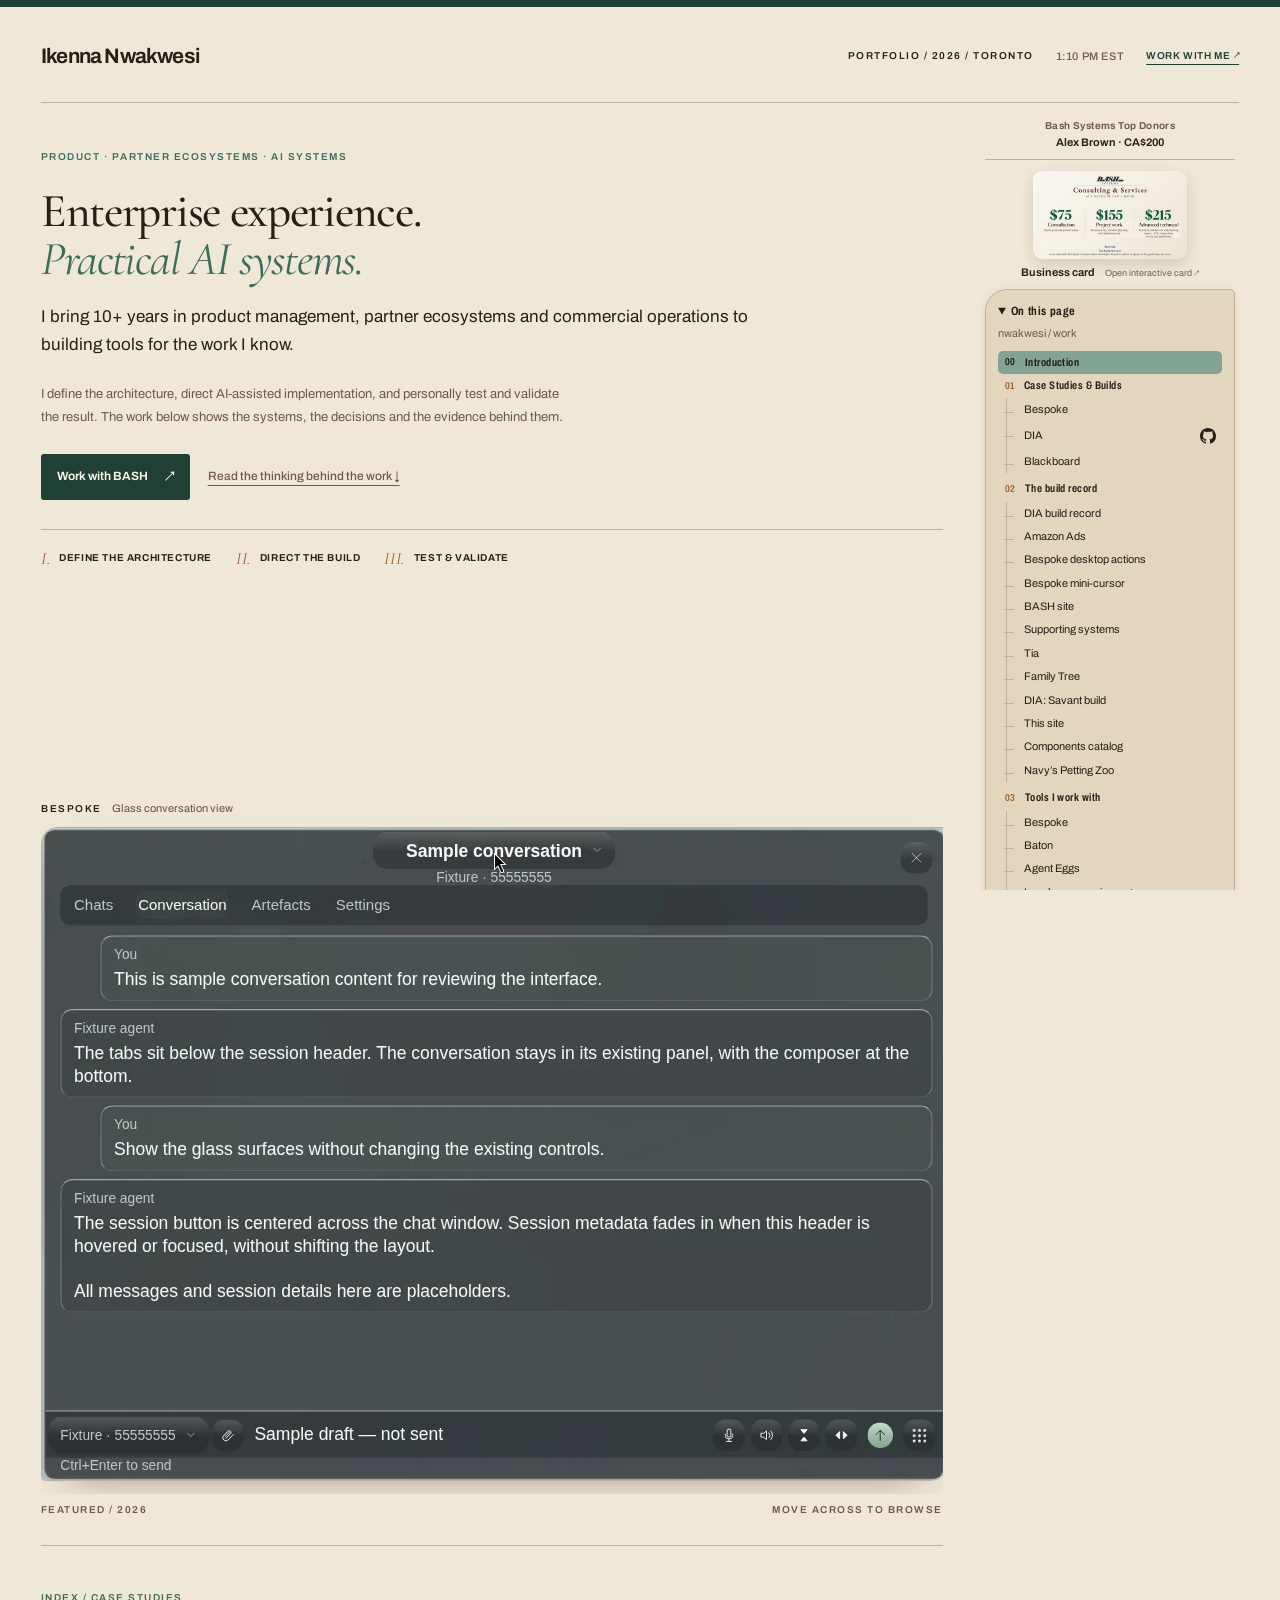
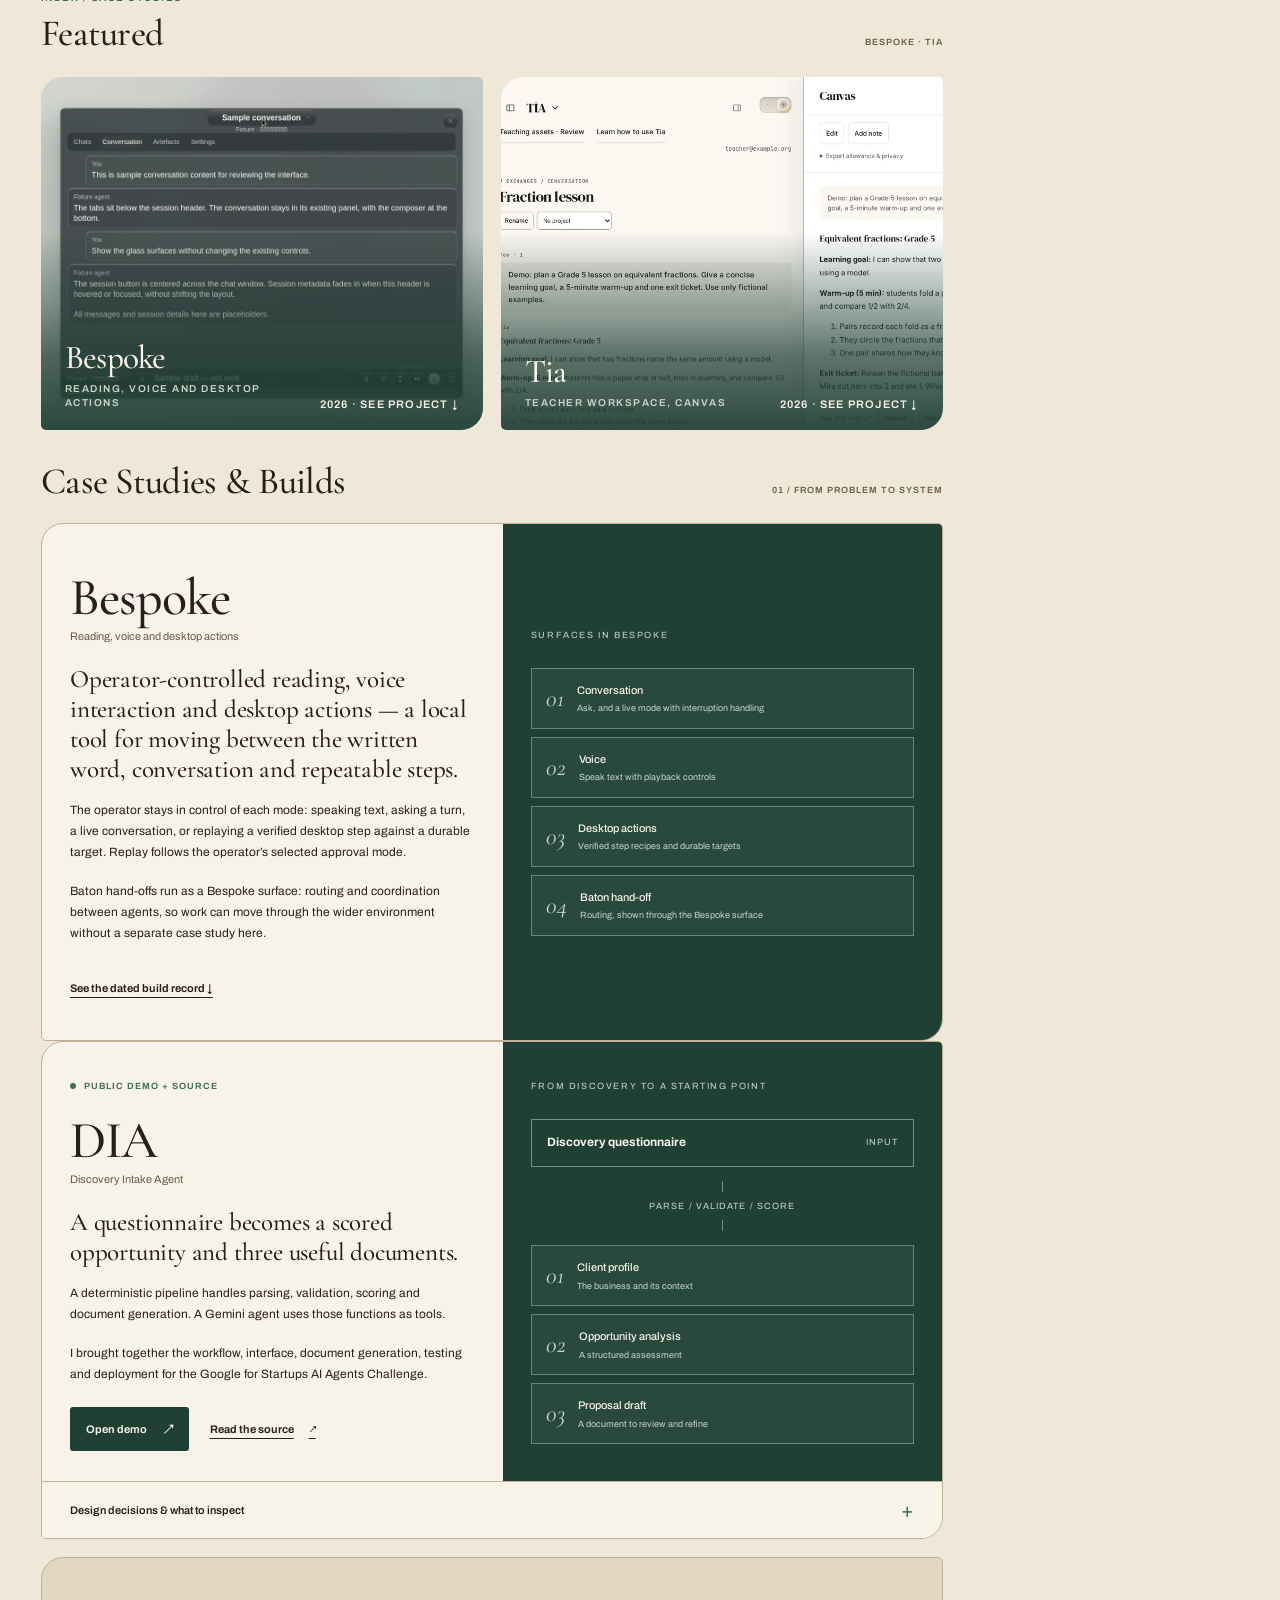
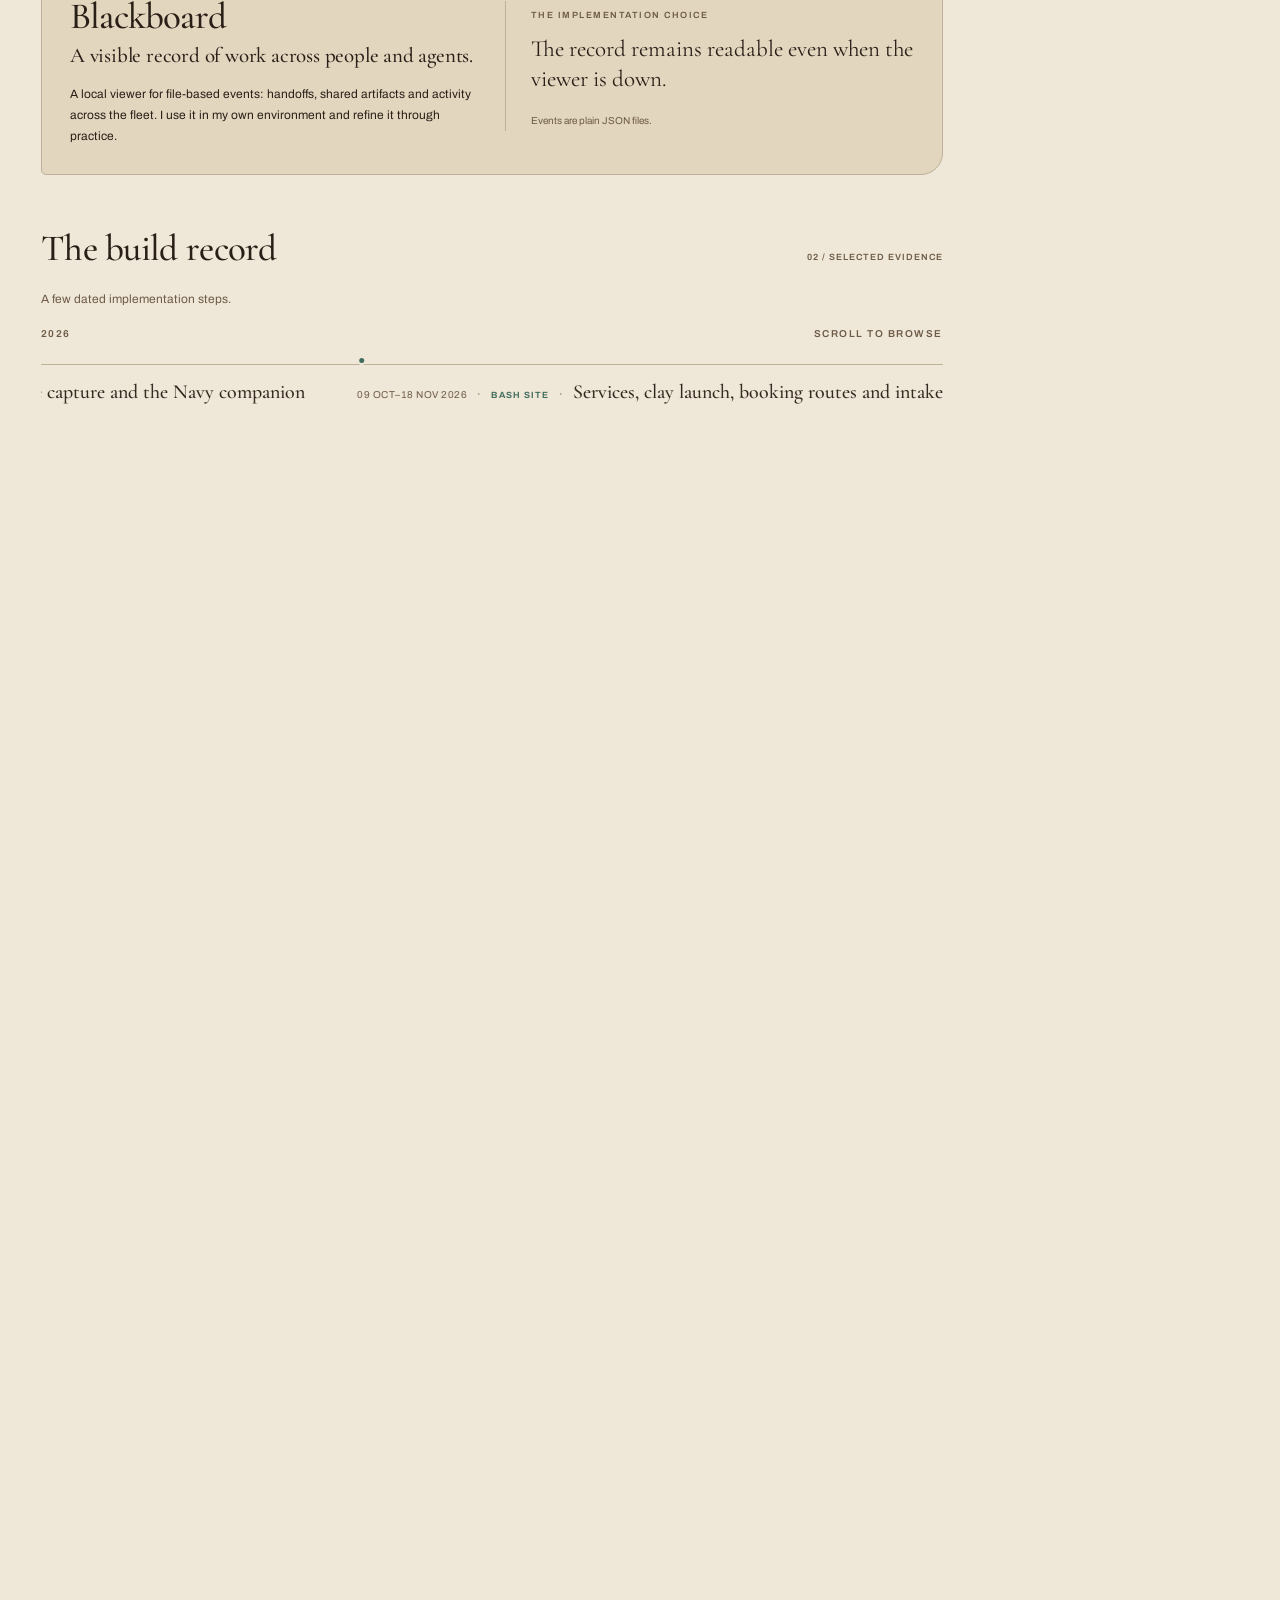
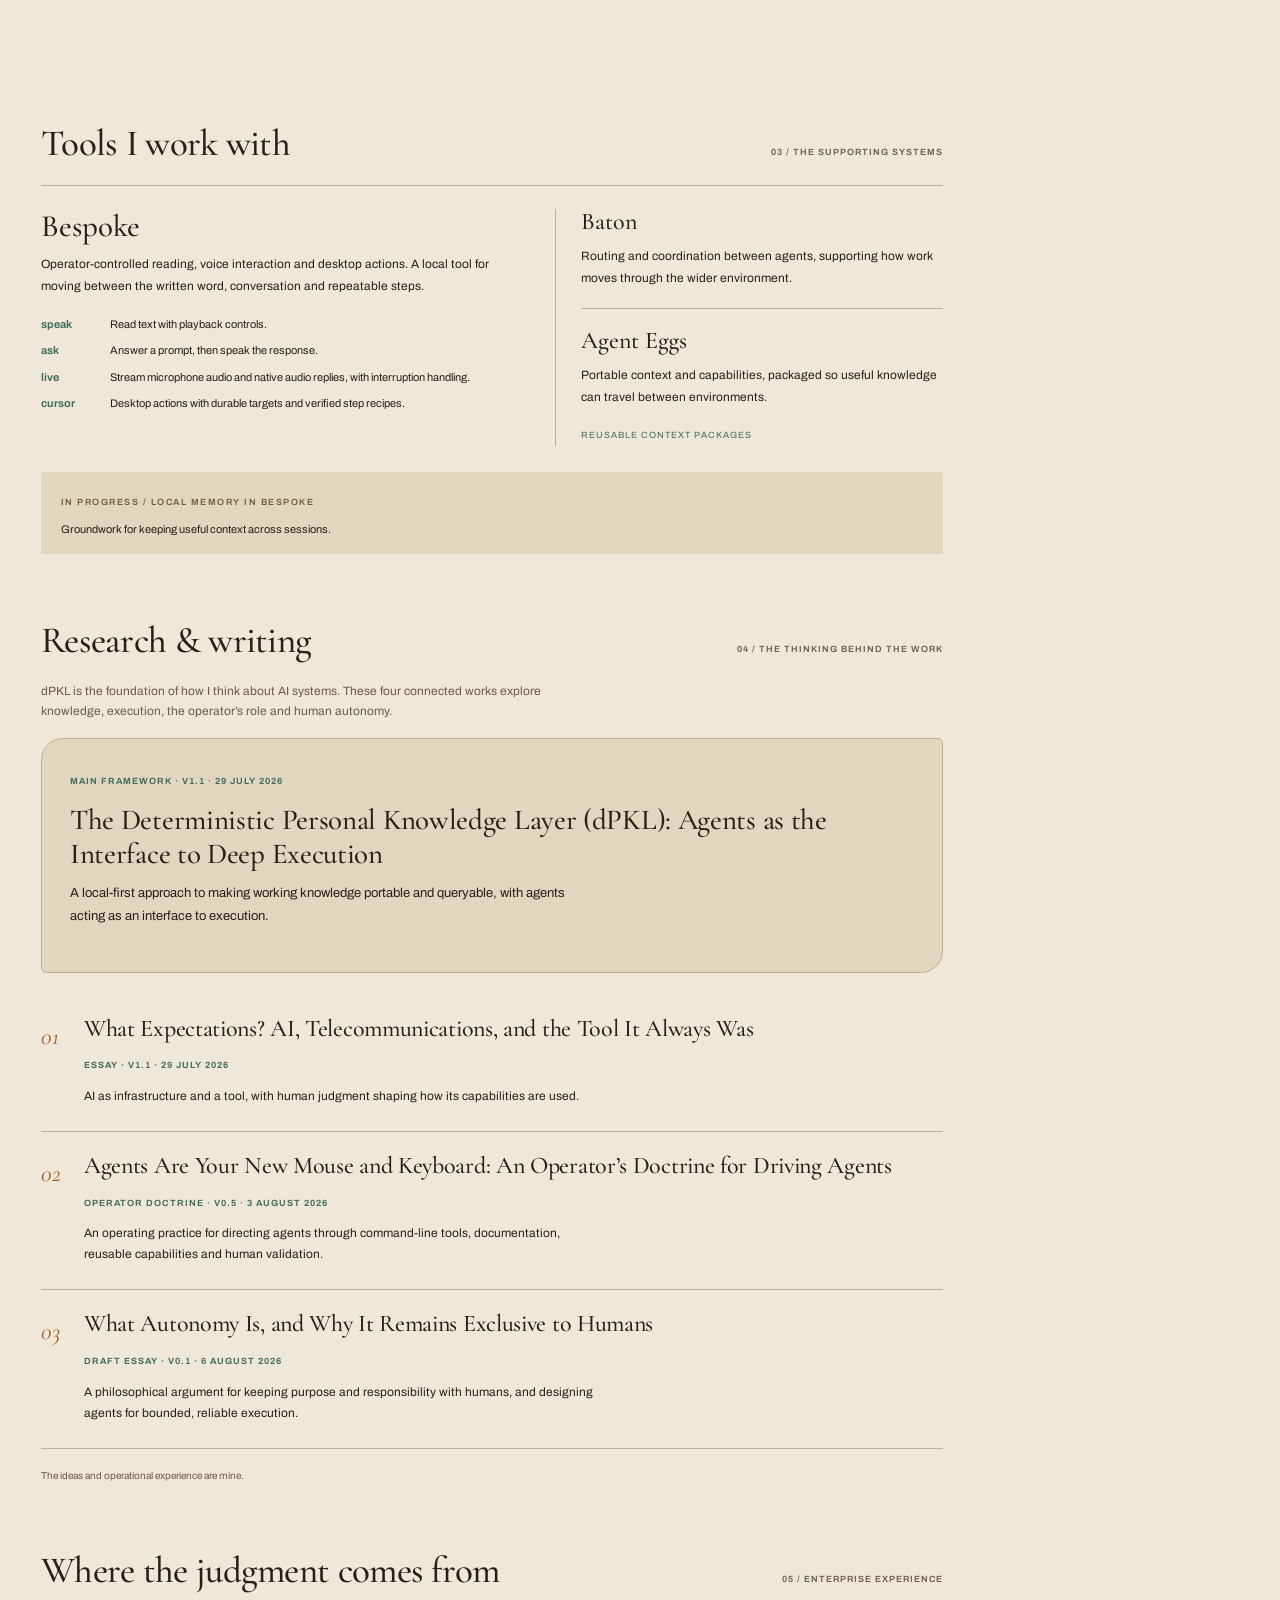
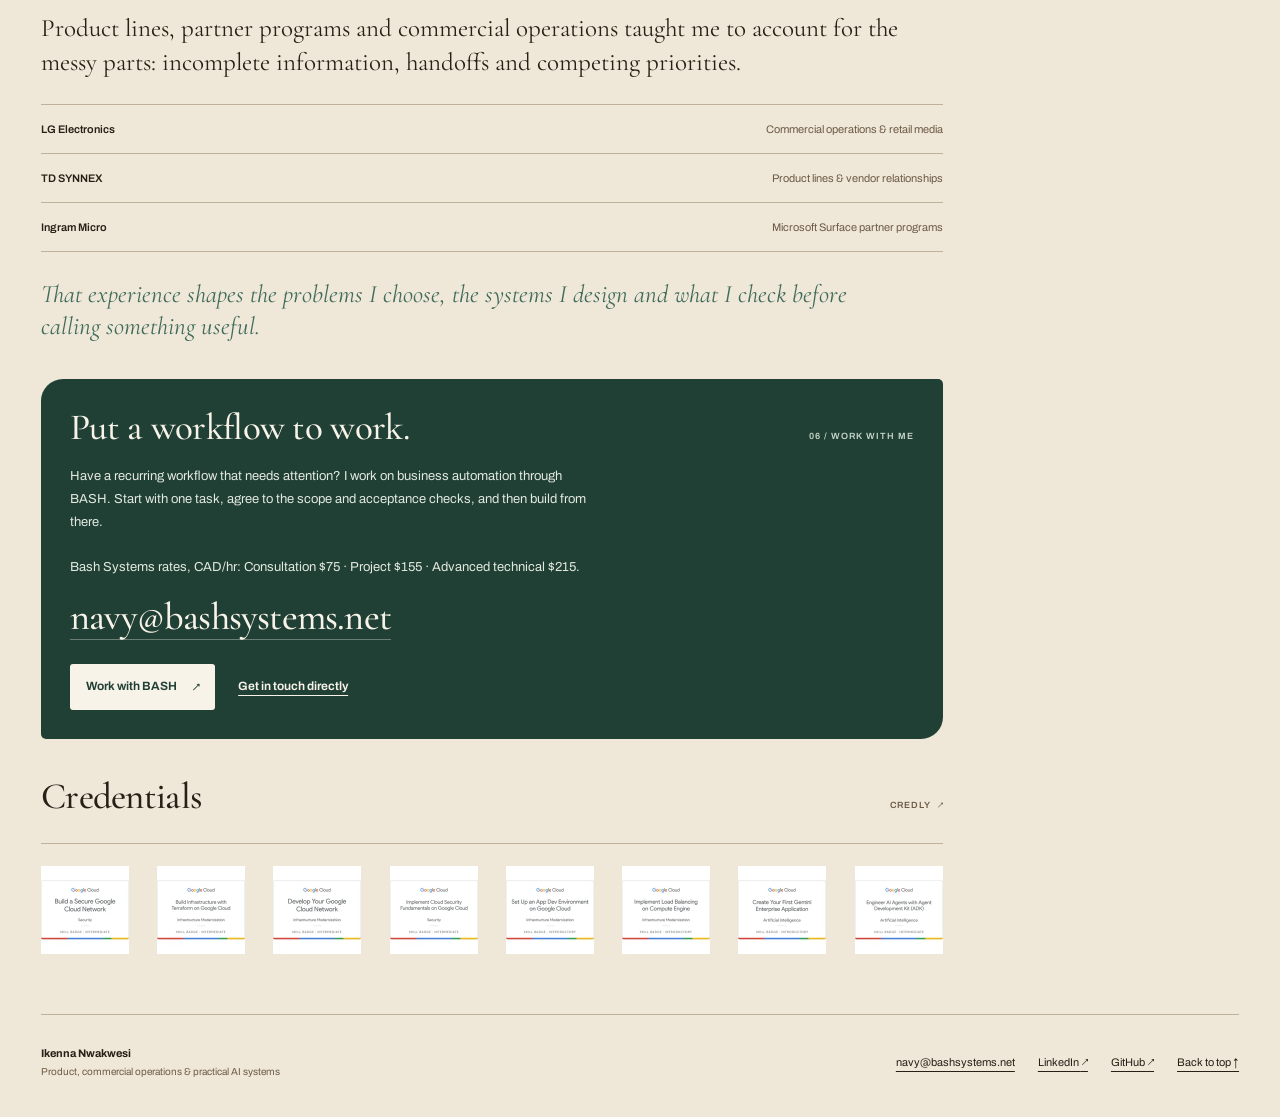
<file: index.html>
<!doctype html>
<!-- ARTIFACT_IDENTITY_POLICY: Produced by the agent fleet. Every derivative artifact and instruction surface uses collective fleet identity; no agent/provider branding except when directly pertinent to the subject. No first-name or use-with-provider identity framing. Optional Made by credit only bottom-right. -->
<html lang="en"><head><meta charset="utf-8"><meta name="viewport" content="width=device-width,initial-scale=1"><meta name="color-scheme" content="light"><title>Ikenna Nwakwesi — Portfolio</title>
<meta name="description" content="Ikenna Nwakwesi — 10+ years in product management, partner ecosystems and commercial operations, building practical AI systems.">
<link rel="canonical" href="https://cultivatedco.ca/">
<meta property="og:type" content="website">
<meta property="og:site_name" content="Ikenna Nwakwesi">
<meta property="og:title" content="Ikenna Nwakwesi — Portfolio">
<meta property="og:description" content="Ikenna Nwakwesi — 10+ years in product management, partner ecosystems and commercial operations, building practical AI systems.">
<meta property="og:url" content="https://cultivatedco.ca/">
<meta property="og:image" content="https://cultivatedco.ca/assets/og-image.png">
<meta property="og:image:type" content="image/png">
<meta property="og:image:width" content="1200">
<meta property="og:image:height" content="630">
<meta property="og:image:alt" content="Ikenna Nwakwesi — Enterprise experience. Practical AI systems.">
<meta name="twitter:card" content="summary_large_image">
<meta name="twitter:title" content="Ikenna Nwakwesi — Portfolio">
<meta name="twitter:description" content="Ikenna Nwakwesi — 10+ years in product management, partner ecosystems and commercial operations, building practical AI systems.">
<meta name="twitter:image" content="https://cultivatedco.ca/assets/og-image.png">
<meta name="twitter:image:alt" content="Ikenna Nwakwesi — Enterprise experience. Practical AI systems.">
<link rel="icon" href="/favicon.ico" sizes="any">
<link rel="icon" href="/favicon.svg" type="image/svg+xml">
<link rel="icon" href="/assets/favicon-32.png" type="image/png" sizes="32x32">
<link rel="icon" href="/assets/favicon-192.png" type="image/png" sizes="192x192">
<link rel="apple-touch-icon" href="/apple-touch-icon.png" sizes="180x180">
<link rel="preload" href="fonts/archivo-normal-400_900.woff2" as="font" type="font/woff2" crossorigin>
<link rel="preload" href="fonts/cormorantgaramond-normal-500.woff2" as="font" type="font/woff2" crossorigin>
<link rel="preload" href="fonts/cormorantgaramond-italic-400.woff2" as="font" type="font/woff2" crossorigin>

<style>@font-face{font-family:Archivo;font-style:normal;font-weight:400 900;font-stretch:62% 125%;font-display:swap;src:url("fonts/archivo-normal-400_900.woff2") format("woff2");unicode-range:U+0000-00FF, U+0131, U+0152-0153, U+02BB-02BC, U+02C6, U+02DA, U+02DC, U+2000-206F, U+2074, U+20AC, U+2122, U+2190-2195, U+2212, U+2215, U+FEFF, U+FFFD}
@font-face{font-family:Cormorant;font-style:normal;font-weight:400;font-display:swap;src:url("fonts/cormorantgaramond-normal-400.woff2") format("woff2");unicode-range:U+0000-00FF, U+0131, U+0152-0153, U+02BB-02BC, U+02C6, U+02DA, U+02DC, U+2000-206F, U+2074, U+20AC, U+2122, U+2190-2195, U+2212, U+2215, U+FEFF, U+FFFD}
@font-face{font-family:Cormorant;font-style:normal;font-weight:500;font-display:swap;src:url("fonts/cormorantgaramond-normal-500.woff2") format("woff2");unicode-range:U+0000-00FF, U+0131, U+0152-0153, U+02BB-02BC, U+02C6, U+02DA, U+02DC, U+2000-206F, U+2074, U+20AC, U+2122, U+2190-2195, U+2212, U+2215, U+FEFF, U+FFFD}
@font-face{font-family:Cormorant;font-style:normal;font-weight:600;font-display:swap;src:url("fonts/cormorantgaramond-normal-600.woff2") format("woff2");unicode-range:U+0000-00FF, U+0131, U+0152-0153, U+02BB-02BC, U+02C6, U+02DA, U+02DC, U+2000-206F, U+2074, U+20AC, U+2122, U+2190-2195, U+2212, U+2215, U+FEFF, U+FFFD}
@font-face{font-family:Cormorant;font-style:italic;font-weight:400;font-display:swap;src:url("fonts/cormorantgaramond-italic-400.woff2") format("woff2");unicode-range:U+0000-00FF, U+0131, U+0152-0153, U+02BB-02BC, U+02C6, U+02DA, U+02DC, U+2000-206F, U+2074, U+20AC, U+2122, U+2190-2195, U+2212, U+2215, U+FEFF, U+FFFD}





:root{--paper:#EFE7D7;--surface:#E2D6BF;--ink:#2A1F17;--muted:#6E5B47;--green:#3F6B5B;--deep:#203F35;--rust:#A45E2B;--line:#BEB099;--light:#F8F3E9;--serif:Cormorant,Georgia,serif;--sans:Archivo,Helvetica,sans-serif;--radius:22px 5px 22px 5px}
*{box-sizing:border-box}
html{scroll-behavior:smooth;scroll-padding-top:25px}
body{margin:0;background:var(--paper);color:var(--ink);font:15px/1.65 var(--sans)}
a{color:inherit;text-underline-offset:5px}
a:hover{color:var(--green)}
a:focus-visible,summary:focus-visible{outline:3px solid var(--rust);outline-offset:5px}
::selection{background:#b8caba;color:var(--deep)}
.skip{position:absolute;top:-80px;left:20px;padding:12px;background:var(--light);z-index:10}
.skip:focus{top:12px}
.topline{height:7px;background:var(--deep)}
.header{display:flex;align-items:center;justify-content:space-between;padding:27px 0 25px;border-bottom:1px solid var(--line);gap:20px}
.wordmark{font-size:21px;font-weight:650;text-decoration:none;letter-spacing:-.8px}
.header-meta,.eyebrow,.kicker,.section-label{font-size:10px;text-transform:uppercase;letter-spacing:1.5px;font-weight:600}
.header-meta{display:flex;gap:22px;align-items:center}
.draft{border:1px solid var(--line);border-radius:30px;padding:5px 10px;color:var(--muted)}
.main{grid-column:1;grid-row:1;min-width:0}
.hero{padding:57px 0 38px}
.eyebrow{color:var(--green);margin:0 0 21px}
.hero h1{font:500 clamp(54px,5.25vw,76px)/.99 var(--serif);letter-spacing:-2.2px;margin:0 0 24px}
.hero h1 em{color:var(--green);font-weight:400}
.hero-intro{font-size:17px;line-height:1.65;max-width:640px;margin:0 0 24px}
.hero-role{font-size:13px;line-height:1.75;max-width:625px;color:var(--muted);margin:0}
.approach{margin-top:29px;display:flex;gap:24px;padding-top:18px;border-top:1px solid var(--line);font-size:10px;text-transform:uppercase;letter-spacing:.6px;font-weight:650}
.approach span{display:flex;gap:9px;align-items:center}
.approach i{font:italic 17px var(--serif);color:var(--rust)}
section{scroll-margin-top:26px}
.section-heading{display:flex;align-items:baseline;justify-content:space-between;gap:16px;margin:14px 0 20px}
.section-heading h2{font:500 37px/1.1 var(--serif);letter-spacing:-.7px;margin:0}
.section-label{color:var(--muted);font-size:9px;letter-spacing:1px}
.project{border:1px solid var(--line);border-radius:var(--radius);overflow:hidden}
.dia{background:var(--light);display:grid;grid-template-columns:1.05fr 1fr}
.project-copy{padding:30px 28px}
.status{display:inline-flex;align-items:center;gap:8px;font-size:9px;letter-spacing:1px;text-transform:uppercase;font-weight:650;color:var(--green)}
.status:before{content:"";height:6px;width:6px;background:var(--green);border-radius:50%}
.project h3{font:500 52px/1 var(--serif);letter-spacing:-1px;margin:18px 0 3px}
.subtitle{font-size:11px;color:var(--muted);margin:0 0 19px}
.project .lead{font:500 25px/1.2 var(--serif);letter-spacing:-.2px;margin:0 0 16px}
.project p{font-size:12px;line-height:1.75;margin-bottom:18px}
.project-actions{display:flex;gap:21px;align-items:center;flex-wrap:wrap;margin-top:22px}
.project-actions a{font-size:11px;min-height:44px;display:inline-flex;align-items:center;gap:15px;font-weight:650}
.primary-link{background:var(--deep);color:var(--light);padding:0 16px;border-radius:3px;text-decoration:none}
.primary-link:hover{background:var(--green);color:var(--light)}
.ext-arrow{position:relative;line-height:normal;letter-spacing:.1em;-webkit-text-fill-color:transparent;text-decoration-skip-ink:none}.ext-arrow::before{content:"\2191";position:absolute;left:.1em;top:0;line-height:normal;letter-spacing:normal;-webkit-text-fill-color:currentcolor;transform-origin:50% 58%;transform:translateY(-.1em) rotate(45deg) scale(.8)}.arrow{font-size:17px;font-weight:400}
.dia-visual{background:var(--deep);color:var(--light);padding:29px 28px;display:flex;flex-direction:column;justify-content:center}
.visual-label{font-size:9px;text-transform:uppercase;letter-spacing:1.6px;color:#c8d7c9;margin-bottom:25px}
.intake{border:1px solid #789083;padding:13px 15px;display:flex;justify-content:space-between;align-items:center;font-size:12px}
.intake small{font-size:9px;letter-spacing:1px;color:#c8d7c9}
.process{padding:14px 0;text-align:center;font-size:9px;letter-spacing:1.1px;text-transform:uppercase;color:#c8d7c9;position:relative}
.process:before,.process:after{content:"";display:block;height:11px;width:1px;margin:0 auto 7px;background:#789083}
.process:after{margin:7px auto 0}
.documents{display:grid;gap:8px}
.document{display:flex;gap:13px;align-items:center;border:1px solid #6c8576;padding:12px 14px;background:#29493f}
.document .doc-num{font:italic 24px var(--serif);color:#c8d7c9}
.document strong{display:block;font-size:11px;font-weight:500}
.document small{display:block;font-size:9px;color:#c8d7c9;margin-top:2px}
.dia-detail{grid-column:1/-1;border-top:1px solid var(--line);padding:0 28px;background:var(--light)}
details:not(.tree)>summary{cursor:pointer;list-style:none;display:flex;justify-content:space-between;align-items:center;gap:15px;min-height:56px;font-size:11px;font-weight:600}
details:not(.tree)>summary::-webkit-details-marker{display:none}
details:not(.tree)>summary:after{content:"+";font-size:20px;font-weight:400;color:var(--green)}
details:not(.tree)[open]>summary:after{content:"−"}
.detail-body{padding:0 0 22px;color:var(--muted);font-size:12px;max-width:700px}
.detail-body p{margin:4px 0 14px;font-size:12px}
.detail-body a{font-size:11px}
.detail-body ul{padding-left:20px}
.detail-body li{margin:7px 0}
.blackboard{display:grid;grid-template-columns:1fr 1fr;gap:22px;background:var(--surface);margin-top:18px;padding:27px 28px}
.blackboard h3{font-size:37px;margin-top:13px}
.blackboard .lead{font-size:21px;margin-top:8px}
.blackboard p{font-size:12px;margin:12px 0 0}
.bb-note{align-self:center;border-left:1px solid var(--line);padding-left:25px}
.bb-note .kicker{color:var(--muted);font-size:9px}
.bb-note p{font:400 23px/1.3 var(--serif);margin:9px 0 12px}
.bb-note small{font-size:10px;color:var(--muted)}
.evidence{padding:40px 0 18px}
.section-intro{font-size:12px;color:var(--muted);max-width:600px;margin:0 0 16px}
.record-hint{display:flex;justify-content:space-between;gap:16px;font-size:10px;text-transform:uppercase;letter-spacing:1.5px;font-weight:600;color:var(--muted);margin:0 0 8px}
.record-pin-space{position:relative}
.record-pin{position:relative;background:var(--paper);padding-bottom:8px;z-index:2}
.record-reel{position:relative;width:100%;overflow:hidden;padding:10px 0 22px;outline:none}
.record-track{display:flex;align-items:flex-start;gap:48px;width:max-content;margin:0;padding:0 72px 0 2px;list-style:none;position:relative;will-change:transform}
.record-track:before{content:"";position:absolute;left:0;right:0;top:4px;height:1px;background:var(--line)}
.record-item{flex:none;width:auto;position:relative;display:flex;flex-direction:row;align-items:baseline;gap:10px;padding:20px 4px 4px 0;color:inherit;text-decoration:none;white-space:nowrap}
.record-tick{position:absolute;top:0;left:0;width:9px;height:9px;background:var(--green);border:2px solid var(--paper);border-radius:50%;box-sizing:border-box;transform:translateY(-4px)}
.record-date{font-size:10px;letter-spacing:.5px;text-transform:uppercase;color:var(--muted);font-variant-numeric:tabular-nums}
.record-project{font-size:9px;letter-spacing:1.1px;text-transform:uppercase;font-weight:650;color:var(--green)}
.record-dot{color:var(--muted);font-weight:400;font-size:11px;letter-spacing:0;text-transform:none}
.record-title{font:500 20px/1.2 var(--serif);white-space:nowrap}
.record-item:target,.record-item.is-target{background:var(--surface);box-shadow:inset 0 3px 0 var(--deep);padding-left:10px;margin-left:-10px;padding-right:10px}
.record-item:target .record-tick,.record-item.is-target .record-tick{background:var(--deep)}
.record-item:focus-visible{outline:3px solid var(--rust);outline-offset:6px}
.record-pin-space.is-pinned .record-pin{position:sticky;top:calc(var(--cc-hdr,96px) + 8px)}
.suite{padding:35px 0 10px}
.suite-grid{display:grid;grid-template-columns:1.25fr 1fr;gap:30px;border-top:1px solid var(--line);padding-top:23px}
.suite h3{font:500 31px/1.1 var(--serif);margin:0 0 11px}
.suite p{font-size:12px;line-height:1.8;margin:0 0 13px}
.suite small{font-size:9px;text-transform:uppercase;letter-spacing:1px;color:var(--green)}
.suite-mode{display:grid;grid-template-columns:54px 1fr;gap:8px 15px;font-size:11px;margin-top:18px}
.suite-mode dt{font-weight:650;color:var(--green)}
.suite-mode dd{margin:0}
.support-tools{border-left:1px solid var(--line);padding-left:25px}
.support-tools article+article{border-top:1px solid var(--line);padding-top:19px;margin-top:18px}
.support-tools h3{font-size:24px}
.unfinished{margin:26px 0 0;padding:16px 20px;background:var(--surface);border-radius:3px}
.unfinished .kicker{font-size:9px;color:var(--muted)}
.unfinished p{margin:7px 0 0;font-size:11px;line-height:1.7}
.background{padding:43px 0 36px}
.experience-intro{font:400 25px/1.35 var(--serif);max-width:675px;margin:0 0 24px}
.experience-list{border-top:1px solid var(--line)}
.experience-item{display:flex;justify-content:space-between;gap:24px;border-bottom:1px solid var(--line);padding:15px 0;font-size:11px}
.experience-item strong{font-weight:600}
.experience-item span{color:var(--muted);text-align:right}
.principle{font:italic 25px/1.3 var(--serif);color:var(--green);margin:26px 0 0;max-width:610px}
.footer{border-top:1px solid var(--line);padding:25px 0 33px;display:flex;align-items:center;justify-content:space-between;gap:20px;font-size:11px}
.footer-links{display:flex;align-items:center;gap:23px;flex-wrap:wrap}
.footer a{display:inline-flex;align-items:center;min-height:44px}
.footer small{color:var(--muted);font-size:10px}
.review-note{padding:15px 0;border-top:1px solid var(--line);font-size:10px;color:var(--muted)}
.review-note summary{min-height:35px;font-size:10px}
.review-note .detail-body{max-width:850px;padding-top:10px;font-size:11px}
.review-note .detail-body p{font-size:11px}
@media(min-width:1500px){.hero h1{font-size:78px}}
@media(max-width:1100px){.project-copy,.dia-visual{padding:24px 21px}
.hero h1{font-size:61px}
.header-meta{gap:12px}
.approach{gap:16px;font-size:9px}
.blackboard{padding:24px 21px}
.project .lead{font-size:23px}}
@media(max-width:850px){.hero{padding-top:36px}
.hero h1{font-size:65px}
.header-meta>span:first-child{display:none}
.hero-intro{max-width:630px}
.dia{grid-template-columns:1fr 1fr}
.main{display:block}}
@media(max-width:600px){.header{padding:20px 0 17px;gap:8px}
.wordmark{font-size:18px}
.header-meta{font-size:8px}
.draft{padding:4px 8px}
.hero{padding:35px 0 27px}
.eyebrow{font-size:8px;letter-spacing:1.1px;margin-bottom:19px}
.hero h1{font-size:clamp(45px,11.8vw,65px);letter-spacing:-1.3px;line-height:1.02;margin-bottom:22px}
.hero-intro{font-size:15px;line-height:1.7}
.hero-role{font-size:12px}
.approach{gap:12px;flex-direction:column;margin-top:23px;padding-top:17px;font-size:9px}
.approach span{gap:12px}
.section-heading h2{font-size:32px}
.section-heading{align-items:flex-start;margin-top:14px}
.section-label{font-size:8px;max-width:90px;text-align:right;line-height:1.7}
.dia{display:block}
.project-copy{padding:24px}
.project h3{font-size:47px}
.project .lead{font-size:25px}
.project p{font-size:13px}
.project-actions{gap:22px}
.project-actions a{font-size:11px}
.dia-visual{padding:28px 24px}
.visual-label{margin-bottom:20px}
.dia-detail{padding:0 24px}
.blackboard{display:block;padding:24px}
.blackboard h3{font-size:36px}
.blackboard .lead{font-size:23px}
.blackboard p{font-size:12px}
.bb-note{border-left:0;border-top:1px solid var(--line);padding:18px 0 0;margin-top:20px}
.bb-note p{font-size:22px}
.evidence{padding-top:31px}
.record-title{font-size:18px}
.record-date{font-size:9px}
.suite-grid{display:block}
.support-tools{border-left:0;border-top:1px solid var(--line);padding:23px 0 0;margin-top:25px}
.suite p{font-size:13px}
.suite-mode{font-size:12px}
.unfinished{padding:17px}
.background{padding-top:33px}
.experience-intro{font-size:23px}
.experience-item{display:block;padding:15px 0}
.experience-item span{display:block;margin-top:4px;text-align:left}
.principle{font-size:24px}
.footer{align-items:flex-start;flex-direction:column;gap:6px}
.footer-links{gap:20px}
.footer-links a{font-size:11px}
.review-note .detail-body{font-size:11px}}
@media(prefers-reduced-motion:reduce){html{scroll-behavior:auto}
*{transition:none!important}}
@media print{.review-note,.draft{display:none}
.project,details{break-inside:avoid}
.hero{padding-top:20px}
body{font-size:11px}}
:root{--patina:#83A395;--panel-radius:22px 5px 22px 5px}.rail{--sans:Archivo,Arial,sans-serif;font:17px/1.6 var(--sans)}
.wrap{max-width:1240px;margin:auto;padding:0 46px}
@media(max-width:900px){.wrap{padding:0 28px}}
@media(max-width:650px){.wrap{padding:0 21px}}
@media print{.wrap{max-width:none;padding:0 20px}}
.wrap{max-width:1380px;position:relative}
.page-layout{display:grid;grid-template-columns:minmax(0,1fr) 258px;gap:54px;align-items:start}
.page-layout main{grid-column:1;grid-row:1;min-width:0}
.page-content{grid-column:1;grid-row:1;min-width:0}.rail{grid-column:2;grid-row:1;position:sticky;top:24px;margin-top:0;max-height:calc(100dvh - 48px);overflow-y:auto;padding:4px;scrollbar-width:none;-ms-overflow-style:none}.rail::-webkit-scrollbar{display:none}
.tree{background:var(--surface);border:1px solid var(--line);border-radius:var(--panel-radius);padding:23px 19px;box-shadow:0 6px 18px #2A1F1714}
.tree summary{cursor:pointer;font-family:var(--sans);font-weight:700;font-stretch:75%;font-size:13px;letter-spacing:.05em;list-style-position:inside}
.tree-root{font-size:11px;color:var(--muted);margin:7px 0 18px;font-family:var(--sans)}
.tree ul{list-style:none;padding:0;margin:0}
.tree li{position:relative}
.tree ul ul{margin:3px 0 9px 9px;padding-left:13px;border-left:1px solid var(--line)}
.tree ul ul>li::before{content:"";position:absolute;left:-13px;top:19px;width:10px;border-top:1px solid var(--line)}
.tree a{display:flex;align-items:center;gap:9px;padding:8px 9px;text-decoration:none;border-radius:5px;line-height:1.4;font-size:12px;transition:background .18s,color .18s}
.tree a.dir{font-stretch:75%;font-weight:650;font-size:12px;letter-spacing:.04em}
.tree .n{color:var(--rust);font-size:10px}
.tree a:hover{background:var(--light)}
.tree a[aria-current="location"]{background:var(--patina);color:#201A15}
.tree a[aria-current="location"] .n{color:#201A15}
.tree a:focus-visible{outline-offset:1px}
.rail-links{display:flex;justify-content:center;gap:7px;flex-wrap:wrap;margin-top:17px}
.rail-links a{font-size:10px;font-stretch:75%;font-weight:650;letter-spacing:.05em;padding:8px 11px;background:var(--patina);color:#201A15;border-radius:99px;text-decoration:none;transition:transform .18s,background .18s}
.rail-links a:hover{transform:translateY(-2px);background:#A8C0B3}
.rail-supporter{margin:0 0 11px;padding:9px 8px;border-bottom:1px solid var(--line);text-align:center;color:inherit;font-family:var(--sans);line-height:1.4}
.rail-supporter h2{margin:0 0 2px;font-family:inherit;font-size:10px;font-weight:650;letter-spacing:.04em;color:var(--muted)}
.rail-supporter p{margin:0;font-size:11px;font-weight:650;overflow-wrap:anywhere}
@media(max-width:1100px) and (min-width:901px){.page-layout{gap:30px;grid-template-columns:minmax(0,1fr) 230px}
.wrap{padding:0 30px}}
@media(max-width:900px){.page-layout{display:flex;flex-direction:column;gap:0}
.page-layout main{width:100%}
.rail{position:static;order:-1;width:100%;margin:28px 0 0;max-height:none;overflow:visible;padding:0}
.tree{padding:16px 20px}
.tree summary{font-size:13px}
.tree-root{margin-bottom:12px}
.tree>ul{columns:2;column-gap:28px;margin-top:16px}
.tree>ul>li{break-inside:avoid}
.rail-links{display:none}}
@media(max-width:650px){.wrap{padding:0 21px}
.tree>ul{columns:1}
.tree a{min-height:38px}}
@media(prefers-reduced-motion:reduce){.rail-links a:hover{transform:none}}
@media print{.page-layout{display:block}
.rail{display:none}}
.tree .toc-project{display:flex;align-items:center;gap:3px}
.tree .toc-project>a:first-child{flex:1;min-width:0}
.tree .source-icon{width:34px;min-width:34px;min-height:34px;padding:9px;justify-content:center}
.source-icon svg{width:16px;height:16px;flex:none}
.tree .demo-link{font-size:10px;white-space:nowrap;padding:8px 6px;min-height:34px;color:var(--green);font-weight:650}
/* Agent fleet preview refresh: preserve the portfolio's typography and material palette. */
.hero-cta{display:flex;align-items:center;gap:18px;flex-wrap:wrap;margin-top:25px}
.hero-cta a,.work-contact a{display:inline-flex;align-items:center;justify-content:center;gap:15px;min-height:46px;font-size:12px;font-weight:650}
.hero-cta .quiet-link{font-weight:500;color:var(--muted)}
.header-meta .header-work{font-size:10px;letter-spacing:.6px;text-transform:uppercase;min-height:44px;display:inline-flex;align-items:center;color:var(--deep)}
.research{padding:43px 0 10px}
.research-lead{padding:28px;background:var(--surface);border:1px solid var(--line);border-radius:var(--radius)}
.research-meta{font-size:9px;letter-spacing:1px;text-transform:uppercase;color:var(--green);font-weight:650}
.research h3{font:500 29px/1.15 var(--serif);letter-spacing:-.3px;margin:12px 0}
.research-lead .research-summary{font-size:13px;line-height:1.8;max-width:640px;margin:0 0 15px}
.research a{display:inline-flex;align-items:center;min-height:44px;font-size:11px;font-weight:650;gap:10px}
.research-list{list-style:none;counter-reset:papers;margin:22px 0 0;padding:0}
.research-list li{counter-increment:papers;display:grid;grid-template-columns:28px 1fr;column-gap:15px;padding:20px 0;border-bottom:1px solid var(--line)}
.research-list li:before{content:"0" counter(papers);font:italic 24px var(--serif);color:var(--rust);padding-top:7px}
.research-list h3{font-size:24px;margin:0 0 9px}
.research-list p{font-size:12px;line-height:1.75;max-width:660px;margin:10px 0 4px}
.research-note{color:var(--muted);font-size:10px;line-height:1.75;margin:18px 0 0}
.work-contact{padding:29px;margin:0 0 38px;background:var(--deep);border-radius:var(--radius);color:var(--light)}
.work-contact .section-heading{margin:0 0 16px}
.work-contact .section-label{color:#c8d7c9}
.work-contact p{font-size:13px;line-height:1.8;max-width:610px;margin:0 0 21px;color:#e2e9df}
.work-contact .contact-actions{display:flex;align-items:center;gap:23px;flex-wrap:wrap}
.work-contact .primary-link{background:var(--light);color:var(--deep)}
.work-contact .primary-link:hover{background:#d8e3d6}
.work-contact a:hover{color:var(--light)}
.work-contact .primary-link:hover{color:var(--deep)}
@media(max-width:600px){.hero-cta{gap:13px}.hero-cta .primary-link{width:100%}.research{padding-top:33px}.research-lead{padding:23px}.research h3{font-size:27px}.research-list h3{font-size:23px}.research-list li{column-gap:10px;grid-template-columns:23px 1fr}.work-contact{padding:24px}.work-contact .section-heading h2{font-size:31px}.work-contact .contact-actions{align-items:stretch;flex-direction:column;gap:6px}.work-contact .primary-link{width:100%}}
.credentials{padding:0 0 38px}
.credentials .section-heading{margin:0 0 16px}
.credentials-all{display:inline-flex;align-items:center;gap:6px;min-height:44px;text-decoration:none}
.credentials-all:hover{color:var(--ink)}
.credentials-row{list-style:none;margin:0;padding:22px 0;display:grid;grid-template-columns:repeat(8,minmax(0,88px));justify-content:space-between;gap:16px;border-top:1px solid var(--line)}
.credentials-row li{min-width:0}
.credentials-row a{display:block;border-radius:5px;transition:transform .18s}
.credentials-row a:hover{transform:translateY(-2px)}
.credentials-row img{display:block;width:100%;height:auto;aspect-ratio:1}
@media(max-width:650px){.credentials-row{grid-template-columns:repeat(4,minmax(0,76px));row-gap:20px;padding:20px 0}}
@media(prefers-reduced-motion:reduce){.credentials-row a:hover{transform:none}}
</style><link rel="stylesheet" href="assets/business-card/portfolio-card.css">
<link rel="stylesheet" href="assets/mockup/mockup.css">

<script type="application/ld+json">{"@context":"https://schema.org","@type":"Person","name":"Ikenna Nwakwesi","url":"https://cultivatedco.ca/","sameAs":["https://github.com/mdvnavy","https://www.linkedin.com/in/ikennanwakwesi"]}</script>
</head><body><div class="cc-intro" id="cc-intro"><div class="cc-intro-mark" aria-hidden="true"><span class="w">Ikenna</span><span class="cc-intro-chip"><span class="cc-flip"><i></i><img src="assets/mockup/bespoke-glass-tight.webp" alt=""></span></span><span class="w">Nwakwesi</span></div><button class="cc-intro-skip" type="button">Skip intro</button></div><a class="skip" href="#main">Skip to content</a><div class="topline"></div><div class="wrap">
<header class="header"><a class="wordmark" href="#main">Ikenna Nwakwesi</a><div class="header-meta"><span>Portfolio / 2026 / Toronto</span><span class="cc-clock" id="cc-clock" aria-label="Local time in Toronto"><b>Toronto </b><time>--:--</time></span><a class="header-work" href="https://bashsystems.net/"><span class="ext-label">Work with me <span class="ext-arrow" aria-hidden="true">↑</span></span></a></div></header>
<div class="page-layout"><aside class="rail" aria-label="Portfolio navigation">
<section class="rail-supporter" id="rail-supporter" aria-labelledby="rail-supporter-title"><h2 id="rail-supporter-title">Bash Systems Top Donors</h2><p>Alex Brown &middot; CA$200</p></section>
<!-- Agent fleet: mobile disclosure; approved card trigger stays unchanged. -->
<div class="portfolio-card-dock" id="portfolio-card-dock" data-expanded="false">
<button class="portfolio-card-dock-chip" id="portfolio-card-dock-chip" type="button" aria-expanded="false" aria-controls="portfolio-card-dock-panel">Business card <span class="portfolio-card-dock-icon" aria-hidden="true"></span></button>
<div class="portfolio-card-dock-panel" id="portfolio-card-dock-panel">
<button class="portfolio-card-trigger" id="portfolio-card-trigger" type="button" aria-haspopup="dialog" aria-controls="portfolio-card-dialog" aria-expanded="false">
<img src="assets/business-card/front-v17-thumb.jpg" alt="" width="250" height="143" decoding="async">
<span class="portfolio-card-trigger-label"><span>Business card</span><small>Open interactive card <span class="ext-arrow" aria-hidden="true">↑</span></small></span>
</button>
<button class="portfolio-card-dock-collapse" id="portfolio-card-dock-collapse" type="button">Collapse card</button>
</div>
</div>

<nav aria-label="On this page"><details class="tree" open><summary>On this page</summary><p class="tree-root">nwakwesi / work</p><ul>
<li><a class="dir" href="#hero"><span class="n">00</span>Introduction</a></li>
<li><a class="dir" href="#work"><span class="n">01</span>Case Studies &amp; Builds</a><ul><li><a href="#bespoke-case">Bespoke</a></li><li class="toc-project"><a href="#dia">DIA</a><a class="source-icon" href="https://github.com/mdvnavy/Dia" target="_blank" rel="noopener" aria-label="DIA on GitHub" title="DIA on GitHub"><svg viewBox="0 0 16 16" aria-hidden="true" focusable="false"><path fill="currentColor" d="M8 0C3.58 0 0 3.58 0 8c0 3.54 2.29 6.53 5.47 7.59.4.07.55-.17.55-.38 0-.19-.01-.82-.01-1.49-2.01.37-2.53-.49-2.69-.94-.09-.23-.48-.94-.82-1.13-.28-.15-.68-.52-.01-.53.63-.01 1.08.58 1.23.82.72 1.21 1.87.87 2.33.66.07-.52.28-.87.51-1.07-1.78-.2-3.64-.89-3.64-3.95 0-.87.31-1.59.82-2.15-.08-.2-.36-1.02.08-2.12 0 0 .67-.21 2.2.82A7.65 7.65 0 0 1 8 3.86c.68 0 1.36.09 2 .27 1.53-1.04 2.2-.82 2.2-.82.44 1.1.16 1.92.08 2.12.51.56.82 1.27.82 2.15 0 3.07-1.87 3.75-3.65 3.95.29.25.54.73.54 1.48 0 1.07-.01 1.93-.01 2.2 0 .21.15.46.55.38A8.013 8.013 0 0 0 16 8c0-4.42-3.58-8-8-8Z"/></svg></a></li><li><a href="#blackboard">Blackboard</a></li></ul></li>
<li><a class="dir" href="#evidence"><span class="n">02</span>The build record</a><ul><li><a href="#dia-record">DIA build record</a></li><li><a href="#amazon-ads">Amazon Ads</a></li><li><a href="#bespoke-record">Bespoke desktop actions</a></li><li><a href="#bespoke-cursor">Bespoke mini-cursor</a></li><li><a href="#bash-site">BASH site</a></li><li><a href="#supporting-systems">Supporting systems</a></li><li><a href="#tia">Tia</a></li><li><a href="#family-tree">Family Tree</a></li><li><a href="#dia-savant">DIA: Savant build</a></li><li><a href="#this-site">This site</a></li><li><a href="#components">Components catalog</a></li><li><a href="#petting-zoo">Navy’s Petting Zoo</a></li></ul></li>
<li><a class="dir" href="#suite"><span class="n">03</span>Tools I work with</a><ul><li><a href="#bespoke">Bespoke</a></li><li><a href="#baton">Baton</a></li><li><a href="#agent-eggs">Agent Eggs</a></li><li><a href="#local-memory">Local memory · in progress</a></li></ul></li>
<li><a class="dir" href="#research"><span class="n">04</span>Research &amp; writing</a></li>
<li><a class="dir" href="#background"><span class="n">05</span>Enterprise experience</a></li>
<li><a class="dir" href="#contact"><span class="n">06</span>Work with me</a></li>
</ul></details></nav><div class="rail-links"><a href="https://github.com/mdvnavy" target="_blank" rel="noopener">GitHub</a><a href="https://www.linkedin.com/in/ikennanwakwesi" target="_blank" rel="noopener">LinkedIn</a><a href="mailto:navy@bashsystems.net">navy@bashsystems.net</a><a href="https://www.paypal.com/ncp/payment/5UFVJBMWWKRBY" target="_blank" rel="noopener">PayPal</a></div></aside>
<div class="page-content">
<div class="cc-top"><section id="hero" class="hero" aria-labelledby="hero-heading"><p class="eyebrow">Product · Partner ecosystems · AI systems</p><h1 id="hero-heading">Enterprise experience.<br><em>Practical AI systems.</em></h1><p class="hero-intro">I bring 10+ years in product management, partner ecosystems and commercial operations to building tools for the work I know.</p><p class="hero-role">I define the architecture, direct AI-assisted implementation, and personally test and validate the result. The work below shows the systems, the decisions and the evidence behind them.</p><div class="hero-cta"><a class="primary-link" href="https://bashsystems.net/">Work with BASH <span class="arrow ext-arrow" aria-hidden="true">↑</span></a><a class="quiet-link" href="#research">Read the thinking behind the work ↓</a></div><div class="approach" aria-label="My contribution"><span><i>i.</i> Define the architecture</span><span><i>ii.</i> Direct the build</span><span><i>iii.</i> Test &amp; validate</span></div></section><div class="cc-reel" id="cc-reel" role="region" aria-label="Featured"><div class="cc-reel-track"><a class="cc-shot" href="#bespoke" style="--h:360px"><span class="cc-shot-name">Bespoke<small>Glass conversation view</small></span><img src="assets/mockup/bespoke-glass-tight.webp" width="904" height="652" alt="Bespoke: glass conversation view" loading="eager" decoding="async"></a><a class="cc-shot" href="#baton" style="--h:262px"><span class="cc-shot-name">Baton<small>Hand-off CLI</small></span><span class="cc-baton-card" role="img" aria-label="Baton CLI: pass a message and receive a message id"><span><span class="p">$</span> baton pass builder "the ads backfill finished — 412k rows, want the diff?"<br><span class="id">01K2F7Q8VZ3NBRJ4WYD6XM0AHC</span><br><br><span class="c"># the id comes back from the hub, not the client.<br># a send that could not be recorded fails, loudly.</span></span></span></a><a class="cc-shot" href="#tia" style="--h:300px"><span class="cc-shot-name">Tia<small>Teacher workspace, canvas</small></span><img src="assets/mockup/tia-canvas.webp" width="1400" height="666" alt="Tia: Teacher workspace, canvas" loading="eager" decoding="async"></a><a class="cc-shot" href="#dia" style="--h:330px"><span class="cc-shot-name">DIA<small>Discovery intake</small></span><img src="assets/mockup/dia-landing.webp" width="1280" height="800" alt="DIA: Discovery intake" loading="eager" decoding="async"></a><a class="cc-shot" href="#bespoke" style="--h:244px"><span class="cc-shot-name">Bespoke<small>Native chat capture</small></span><img src="assets/mockup/bespoke-native-chat.webp" width="720" height="520" alt="Bespoke: Native chat capture" loading="eager" decoding="async"></a><a class="cc-shot" href="#tia" style="--h:384px"><span class="cc-shot-name">Tia<small>Mobile conversation</small></span><img src="assets/mockup/tia-mobile.webp" width="390" height="844" alt="Tia: Mobile conversation" loading="eager" decoding="async"></a><a class="cc-shot" href="#dia" style="--h:286px"><span class="cc-shot-name">DIA<small>Scored intake results</small></span><img src="assets/mockup/dia-results.webp" width="808" height="700" alt="DIA: Scored intake results" loading="eager" decoding="async"></a></div></div><p class="cc-reel-hint"><span>Featured / 2026</span><span>Move across to browse</span></p><section class="cc-builds" aria-labelledby="cc-builds-title"><p class="eyebrow">Index / Case studies</p><div class="section-heading cc-builds-heading"><h2 id="cc-builds-title">Featured</h2><span class="section-label">Bespoke · Tia</span></div><div class="cc-two-up"><div><a class="cc-case" href="#bespoke-case"><img src="assets/mockup/bespoke-glass.webp" width="1080" height="790" alt="Bespoke glass conversation window"><span class="cc-case-meta"><span class="cc-case-name">Bespoke<small>Reading, voice and desktop actions</small></span><span class="cc-case-see">2026 · See project ↓</span></span></a></div><div><a class="cc-case" href="#tia"><img src="assets/mockup/tia-canvas.webp" width="1400" height="666" alt="Tia teacher workspace canvas"><span class="cc-case-meta"><span class="cc-case-name">Tia<small>Teacher workspace, canvas</small></span><span class="cc-case-see">2026 · See project ↓</span></span></a></div></div></section></div>

<main id="main" class="main">
<section id="work" aria-labelledby="work-heading"><div class="section-heading"><h2 id="work-heading">Case Studies &amp; Builds</h2><span class="section-label">01 / From problem to system</span></div>
<article class="project dia bespoke-case" id="bespoke-case" aria-labelledby="bespoke-case-heading"><div class="project-copy"><h3 id="bespoke-case-heading">Bespoke</h3><div class="subtitle">Reading, voice and desktop actions</div><p class="lead">Operator-controlled reading, voice interaction and desktop actions — a local tool for moving between the written word, conversation and repeatable steps.</p><p>The operator stays in control of each mode: speaking text, asking a turn, a live conversation, or replaying a verified desktop step against a durable target. Replay follows the operator’s selected approval mode.</p><p>Baton hand-offs run as a Bespoke surface: routing and coordination between agents, so work can move through the wider environment without a separate case study here.</p><div class="project-actions"><a href="#bespoke-record">See the dated build record ↓</a></div></div>
<div class="dia-visual" role="img" aria-label="Bespoke surfaces: conversation, voice, desktop actions, and Baton hand-off."><div class="visual-label">Surfaces in Bespoke</div><div class="documents"><div class="document"><span class="doc-num">01</span><div><strong>Conversation</strong><small>Ask, and a live mode with interruption handling</small></div></div><div class="document"><span class="doc-num">02</span><div><strong>Voice</strong><small>Speak text with playback controls</small></div></div><div class="document"><span class="doc-num">03</span><div><strong>Desktop actions</strong><small>Verified step recipes and durable targets</small></div></div><div class="document"><span class="doc-num">04</span><div><strong>Baton hand-off</strong><small>Routing, shown through the Bespoke surface</small></div></div></div></div>
</article>
<article class="project dia" id="dia" aria-labelledby="dia-heading"><div class="project-copy"><span class="status">Public demo + source</span><h3 id="dia-heading">DIA</h3><div class="subtitle">Discovery Intake Agent</div><p class="lead">A questionnaire becomes a scored opportunity and three useful documents.</p><p>A deterministic pipeline handles parsing, validation, scoring and document generation. A Gemini agent uses those functions as tools.</p><p>I brought together the workflow, interface, document generation, testing and deployment for the Google for Startups AI Agents Challenge.</p><div class="project-actions"><a class="primary-link" href="https://dia-discovery-intake-623133365140.us-central1.run.app/" target="_blank" rel="noopener">Open demo <span class="arrow ext-arrow" aria-hidden="true">↑</span></a><a href="https://github.com/mdvnavy/Dia" target="_blank" rel="noopener">Read the source <span class="ext-arrow" aria-hidden="true">↑</span></a></div></div>
<div class="dia-visual" role="img" aria-label="DIA workflow: a discovery questionnaire is parsed and scored to generate a client profile, opportunity analysis and proposal draft."><div class="visual-label">From discovery to a starting point</div><div class="intake"><strong>Discovery questionnaire</strong><small>INPUT</small></div><div class="process">Parse / Validate / Score</div><div class="documents"><div class="document"><span class="doc-num">01</span><div><strong>Client profile</strong><small>The business and its context</small></div></div><div class="document"><span class="doc-num">02</span><div><strong>Opportunity analysis</strong><small>A structured assessment</small></div></div><div class="document"><span class="doc-num">03</span><div><strong>Proposal draft</strong><small>A document to review and refine</small></div></div></div></div>
<details class="dia-detail"><summary>Design decisions &amp; what to inspect</summary><div class="detail-body"><p>The deterministic path makes the scoring and generated documents inspectable without relying on a model response. The agent can call the same functions rather than invent a separate scoring process.</p><p>The public repository includes parser and scoring logic, fixtures, tests and an evaluation harness. <a href="#dia-record">See the dated build record ↓</a></p></div></details></article>
<article class="project blackboard" id="blackboard" aria-labelledby="bb-heading"><div><h3 id="bb-heading">Blackboard</h3><p class="lead">A visible record of work across people and agents.</p><p>A local viewer for file-based events: handoffs, shared artifacts and activity across the fleet. I use it in my own environment and refine it through practice.</p></div><div class="bb-note"><span class="kicker">The implementation choice</span><p>The record remains readable even when the viewer is down.</p><small>Events are plain JSON files.</small></div></article></section>
<section id="evidence" class="evidence" aria-labelledby="evidence-heading">
<div class="record-pin-space" id="record-pin-space">
<div class="record-pin" id="record-pin">
<div class="section-heading"><h2 id="evidence-heading">The build record</h2><span class="section-label">02 / Selected evidence</span></div>
<p class="section-intro">A few dated implementation steps.</p>
<p class="record-hint"><span>2026</span><span>Scroll to browse</span></p>
<div class="record-reel" id="record-reel" role="region" aria-label="Build record timeline" tabindex="-1">
<ol class="record-track" id="record-list">
<li class="record-item" id="dia-record" tabindex="0"><span class="record-tick" aria-hidden="true"></span><span class="record-date">06–09 Jun 2026</span><span class="record-dot" aria-hidden="true">·</span><span class="record-project">DIA</span><span class="record-dot" aria-hidden="true">·</span><span class="record-title">From public demo to capture tooling</span></li>
<li class="record-item" id="amazon-ads" tabindex="0"><span class="record-tick" aria-hidden="true"></span><span class="record-date">27–28 Jul 2026</span><span class="record-dot" aria-hidden="true">·</span><span class="record-project">Amazon Ads</span><span class="record-dot" aria-hidden="true">·</span><span class="record-title">A queryable reporting pipeline</span></li>
<li class="record-item" id="bespoke-record" tabindex="0"><span class="record-tick" aria-hidden="true"></span><span class="record-date">08 Oct 2026</span><span class="record-dot" aria-hidden="true">·</span><span class="record-project">Bespoke</span><span class="record-dot" aria-hidden="true">·</span><span class="record-title">Repeatable desktop actions</span></li>
<li class="record-item" id="bespoke-cursor" tabindex="0"><span class="record-tick" aria-hidden="true"></span><span class="record-date">09 Oct–17 Nov 2026</span><span class="record-dot" aria-hidden="true">·</span><span class="record-project">Bespoke</span><span class="record-dot" aria-hidden="true">·</span><span class="record-title">Mini-cursor chat, native capture and the Navy companion</span></li>
<li class="record-item" id="bash-site" tabindex="0"><span class="record-tick" aria-hidden="true"></span><span class="record-date">09 Oct–18 Nov 2026</span><span class="record-dot" aria-hidden="true">·</span><span class="record-project">BASH site</span><span class="record-dot" aria-hidden="true">·</span><span class="record-title">Services, clay launch, booking routes and intake</span></li>
<li class="record-item" id="supporting-systems" tabindex="0"><span class="record-tick" aria-hidden="true"></span><span class="record-date">10 Oct–13 Nov 2026</span><span class="record-dot" aria-hidden="true">·</span><span class="record-project">Supporting systems</span><span class="record-dot" aria-hidden="true">·</span><span class="record-title">The smaller repos the main work runs on</span></li>
<li class="record-item" id="tia" tabindex="0"><span class="record-tick" aria-hidden="true"></span><span class="record-date">11 Oct–15 Nov 2026</span><span class="record-dot" aria-hidden="true">·</span><span class="record-project">Tia</span><span class="record-dot" aria-hidden="true">·</span><span class="record-title">Output canvas, gated exports and workspace rebuild</span></li>
<li class="record-item" id="family-tree" tabindex="0"><span class="record-tick" aria-hidden="true"></span><span class="record-date">16–23 Oct 2026</span><span class="record-dot" aria-hidden="true">·</span><span class="record-project">Family Tree</span><span class="record-dot" aria-hidden="true">·</span><span class="record-title">Nwakwesi family record</span></li>
<li class="record-item" id="dia-savant" tabindex="0"><span class="record-tick" aria-hidden="true"></span><span class="record-date">23 Oct 2026</span><span class="record-dot" aria-hidden="true">·</span><span class="record-project">DIA</span><span class="record-dot" aria-hidden="true">·</span><span class="record-title">Persona v1.2 and the Savant scoring build</span></li>
<li class="record-item" id="this-site" tabindex="0"><span class="record-tick" aria-hidden="true"></span><span class="record-date">23 Oct–15 Nov 2026</span><span class="record-dot" aria-hidden="true">·</span><span class="record-project">This site</span><span class="record-dot" aria-hidden="true">·</span><span class="record-title">The business card and the November redesign</span></li>
<li class="record-item" id="components" tabindex="0"><span class="record-tick" aria-hidden="true"></span><span class="record-date">23 Oct–17 Nov 2026</span><span class="record-dot" aria-hidden="true">·</span><span class="record-project">Components</span><span class="record-dot" aria-hidden="true">·</span><span class="record-title">Icons, prototypes and reference sections</span></li>
<li class="record-item" id="petting-zoo" tabindex="0"><span class="record-tick" aria-hidden="true"></span><span class="record-date">16–17 Nov 2026</span><span class="record-dot" aria-hidden="true">·</span><span class="record-project">Navy’s Petting Zoo</span><span class="record-dot" aria-hidden="true">·</span><span class="record-title">The cast, their reactions, and a day/night world</span></li>
</ol>
</div>
</div>
</div></section>
<section class="suite" id="suite" aria-labelledby="suite-heading"><div class="section-heading"><h2 id="suite-heading">Tools I work with</h2><span class="section-label">03 / The supporting systems</span></div><div class="suite-grid"><article id="bespoke"><h3>Bespoke</h3><p>Operator-controlled reading, voice interaction and desktop actions. A local tool for moving between the written word, conversation and repeatable steps.</p><dl class="suite-mode"><dt>speak</dt><dd>Read text with playback controls.</dd><dt>ask</dt><dd>Answer a prompt, then speak the response.</dd><dt>live</dt><dd>Stream microphone audio and native audio replies, with interruption handling.</dd><dt>cursor</dt><dd>Desktop actions with durable targets and verified step recipes.</dd></dl></article><div class="support-tools"><article id="baton"><h3>Baton</h3><p>Routing and coordination between agents, supporting how work moves through the wider environment.</p></article><article id="agent-eggs"><h3>Agent Eggs</h3><p>Portable context and capabilities, packaged so useful knowledge can travel between environments.</p><small>Reusable context packages</small></article></div></div><aside id="exploring" class="unfinished"><span class="kicker">In progress / Local memory in Bespoke</span><p id="local-memory">Groundwork for keeping useful context across sessions.</p></aside></section>
<section id="research" class="research" aria-labelledby="research-heading">
<div class="section-heading"><h2 id="research-heading">Research &amp; writing</h2><span class="section-label">04 / The thinking behind the work</span></div>
<p class="section-intro">dPKL is the foundation of how I think about AI systems. These four connected works explore knowledge, execution, the operator’s role and human autonomy.</p>
<article class="research-lead" aria-labelledby="dpkl-title"><span class="research-meta">Main framework · v1.1 · 29 July 2026</span><h3 id="dpkl-title">The Deterministic Personal Knowledge Layer (dPKL): Agents as the Interface to Deep Execution</h3><p class="research-summary">A local-first approach to making working knowledge portable and queryable, with agents acting as an interface to execution.</p></article>
<ol class="research-list" aria-label="Related essays in suggested reading order">
<li><article><h3>What Expectations? AI, Telecommunications, and the Tool It Always Was</h3><span class="research-meta">Essay · v1.1 · 29 July 2026</span><p>AI as infrastructure and a tool, with human judgment shaping how its capabilities are used.</p></article></li>
<li><article><h3>Agents Are Your New Mouse and Keyboard: An Operator’s Doctrine for Driving Agents</h3><span class="research-meta">Operator doctrine · v0.5 · 3 August 2026</span><p>An operating practice for directing agents through command-line tools, documentation, reusable capabilities and human validation.</p></article></li>
<li><article><h3>What Autonomy Is, and Why It Remains Exclusive to Humans</h3><span class="research-meta">Draft essay · v0.1 · 6 August 2026</span><p>A philosophical argument for keeping purpose and responsibility with humans, and designing agents for bounded, reliable execution.</p></article></li>
</ol>
<p class="research-note">The ideas and operational experience are mine.</p>
</section>
<section class="background" id="background" aria-labelledby="background-heading"><div class="section-heading"><h2 id="background-heading">Where the judgment comes from</h2><span class="section-label">05 / Enterprise experience</span></div><p class="experience-intro">Product lines, partner programs and commercial operations taught me to account for the messy parts: incomplete information, handoffs and competing priorities.</p><div class="experience-list"><div class="experience-item"><strong>LG Electronics</strong><span>Commercial operations &amp; retail media</span></div><div class="experience-item"><strong>TD SYNNEX</strong><span>Product lines &amp; vendor relationships</span></div><div class="experience-item"><strong>Ingram Micro</strong><span>Microsoft Surface partner programs</span></div></div><p class="principle">That experience shapes the problems I choose, the systems I design and what I check before calling something useful.</p></section><section id="contact" class="work-contact" aria-labelledby="contact-heading"><div class="section-heading"><h2 id="contact-heading">Put a workflow to work.</h2><span class="section-label">06 / Work with me</span></div><p>Have a recurring workflow that needs attention? I work on business automation through BASH. Start with one task, agree to the scope and acceptance checks, and then build from there.</p>
<p class="contact-rates">Bash Systems rates, CAD/hr: Consultation $75 · Project $155 · Advanced technical $215.</p>
<a class="cc-email" href="mailto:navy@bashsystems.net">navy@bashsystems.net</a><div class="contact-actions"><a class="primary-link" href="https://bashsystems.net/">Work with BASH <span class="ext-arrow" aria-hidden="true">↑</span></a><a href="mailto:navy@bashsystems.net">Get in touch directly</a></div></section><section class="credentials" id="credentials" aria-labelledby="credentials-heading"><div class="section-heading"><h2 id="credentials-heading">Credentials</h2><a class="section-label credentials-all" href="https://www.credly.com/users/ikenna-n" target="_blank" rel="noopener">Credly <span class="ext-arrow" aria-hidden="true">↑</span></a></div><ul class="credentials-row"><li><a href="https://www.credly.com/badges/775f2086-8ddf-482a-b68e-2f8380834407" target="_blank" rel="noopener" title="Build a Secure Google Cloud Network Skill Badge"><img src="assets/credly/gcp-secure-network.webp" width="88" height="88" alt="Build a Secure Google Cloud Network Skill Badge" loading="lazy" decoding="async"></a></li><li><a href="https://www.credly.com/badges/b9b0ec40-8214-4126-87d3-29131070d12f" target="_blank" rel="noopener" title="Build Infrastructure with Terraform on Google Cloud Skill Badge"><img src="assets/credly/gcp-terraform.webp" width="88" height="88" alt="Build Infrastructure with Terraform on Google Cloud Skill Badge" loading="lazy" decoding="async"></a></li><li><a href="https://www.credly.com/badges/57a61824-065b-45ee-aa24-5fac6bb463f5" target="_blank" rel="noopener" title="Develop Your Google Cloud Network Skill Badge"><img src="assets/credly/gcp-develop-network.webp" width="88" height="88" alt="Develop Your Google Cloud Network Skill Badge" loading="lazy" decoding="async"></a></li><li><a href="https://www.credly.com/badges/ca621f54-4468-4ff4-98b3-e26ba988439c" target="_blank" rel="noopener" title="Implement Cloud Security Fundamentals on Google Cloud Skill Badge"><img src="assets/credly/gcp-cloud-security-fundamentals.webp" width="88" height="88" alt="Implement Cloud Security Fundamentals on Google Cloud Skill Badge" loading="lazy" decoding="async"></a></li><li><a href="https://www.credly.com/badges/c43c9f7f-eb83-4559-83e0-a2359ebca655" target="_blank" rel="noopener" title="Set Up an App Dev Environment on Google Cloud Skill Badge"><img src="assets/credly/gcp-app-dev-environment.webp" width="88" height="88" alt="Set Up an App Dev Environment on Google Cloud Skill Badge" loading="lazy" decoding="async"></a></li><li><a href="https://www.credly.com/badges/3bae9398-d8c6-4541-81d0-b9d6a04834cd" target="_blank" rel="noopener" title="Implement Load Balancing on Compute Engine Skill Badge"><img src="assets/credly/gcp-load-balancing.webp" width="88" height="88" alt="Implement Load Balancing on Compute Engine Skill Badge" loading="lazy" decoding="async"></a></li><li><a href="https://www.credly.com/badges/b7eb68d0-5324-471a-ac6e-de65763acbeb" target="_blank" rel="noopener" title="Create Your First Gemini Enterprise Application"><img src="assets/credly/gemini-enterprise-first-app.webp" width="88" height="88" alt="Create Your First Gemini Enterprise Application" loading="lazy" decoding="async"></a></li><li><a href="https://www.credly.com/badges/4afdc1af-c043-452e-9cd7-76746c928263" target="_blank" rel="noopener" title="Engineer AI Agents with Agent Development Kit (ADK)"><img src="assets/credly/adk-engineer-ai-agents.webp" width="88" height="88" alt="Engineer AI Agents with Agent Development Kit (ADK)" loading="lazy" decoding="async"></a></li></ul></section></main></div></div>
<footer class="footer"><div><strong>Ikenna Nwakwesi</strong><br><small>Product, commercial operations &amp; practical AI systems</small></div><div class="footer-links"><a href="mailto:navy@bashsystems.net">navy@bashsystems.net</a><a href="https://www.linkedin.com/in/ikennanwakwesi" target="_blank" rel="noopener"><span class="ext-label">LinkedIn <span class="ext-arrow" aria-hidden="true">↑</span></span></a><a href="https://github.com/mdvnavy" target="_blank" rel="noopener"><span class="ext-label">GitHub <span class="ext-arrow" aria-hidden="true">↑</span></span></a><a href="#main">Back to top ↑</a></div></footer>

</div><script>
(() => {
  const tree = document.querySelector('.tree');
  const narrow = window.matchMedia('(max-width: 900px)');
  const adapt = () => { tree.open = !narrow.matches; };
  adapt();
  narrow.addEventListener('change', adapt);
  const links = [...tree.querySelectorAll('a[href^="#"]')];
  const targets = links.map(link => document.getElementById(link.hash.slice(1)));
  function activate(index) {
    links.forEach((link, i) => {
      if (i === index) link.setAttribute('aria-current', 'location');
      else link.removeAttribute('aria-current');
    });
  }
  let queued = false;
  function update() {
    queued = false;
    if (window.scrollY + window.innerHeight >= document.documentElement.scrollHeight - 3) {
      activate(links.length - 1);
      return;
    }
    const readingLine = Math.min(window.innerHeight * .28, 180);
    let active = 0;
    let nearest = -Infinity;
    targets.forEach((target, i) => {
      const top = target ? target.getBoundingClientRect().top : Infinity;
      if (top <= readingLine && top >= nearest) { active = i; nearest = top; }
    });
    activate(active);
  }
  function schedule() {
    if (!queued) { queued = true; window.requestAnimationFrame(update); }
  }
  window.addEventListener('scroll', schedule, {passive:true});
  window.addEventListener('resize', schedule);
  window.addEventListener('hashchange', schedule);
  links.forEach((link, i) => link.addEventListener('click', () => activate(i)));
  update();
})();
</script>
<dialog class="portfolio-card-dialog" id="portfolio-card-dialog" aria-labelledby="portfolio-card-title">
<div class="portfolio-card-panel">
<div class="portfolio-card-topbar"><h2 id="portfolio-card-title">Interactive business card: drag, throw or poke it</h2><button class="portfolio-card-close" type="button" aria-label="Close business card">Close <span aria-hidden="true">×</span></button></div>
<div class="portfolio-card-loading" role="status"><span>Loading business card…</span></div>
<iframe class="portfolio-card-frame" id="portfolio-card-frame" title="BASH Systems &amp; Services interactive business card" data-src="assets/business-card/card-poke.html" tabindex="-1"></iframe>
</div>
</dialog>
<noscript><p><a href="https://script.google.com/macros/s/AKfycbwg6ZbVfSHS0-ApjUwGxPZkLOzrHJnPtWfqv4Kylj2Vq20z4rra70MfnhUVaSTuBW4P8w/exec?view=card">Open the business card</a></p></noscript>
<script src="assets/business-card/portfolio-card.js" defer></script>
<script src="assets/horizontal-reel.js"></script>
<script src="assets/mockup/mockup.js"></script>
<script src="assets/record-list.js"></script></body></html>
</file>
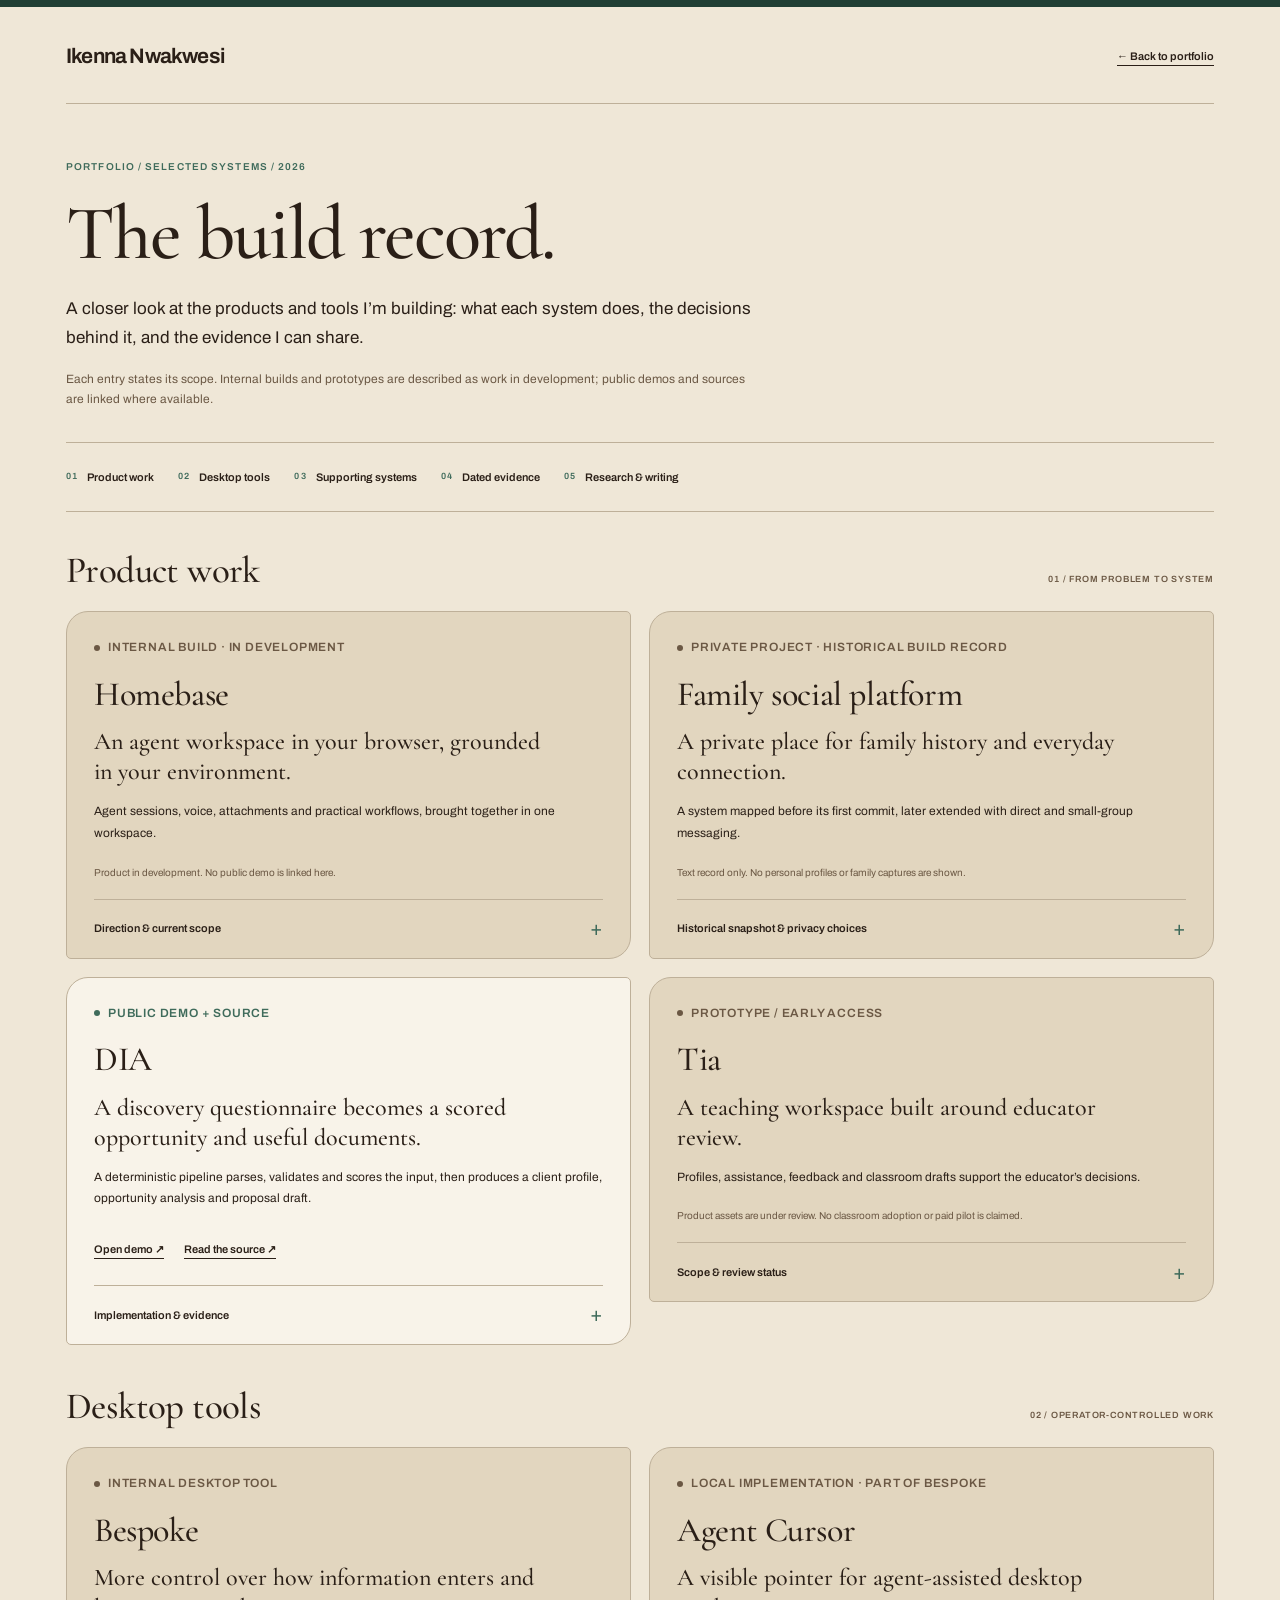
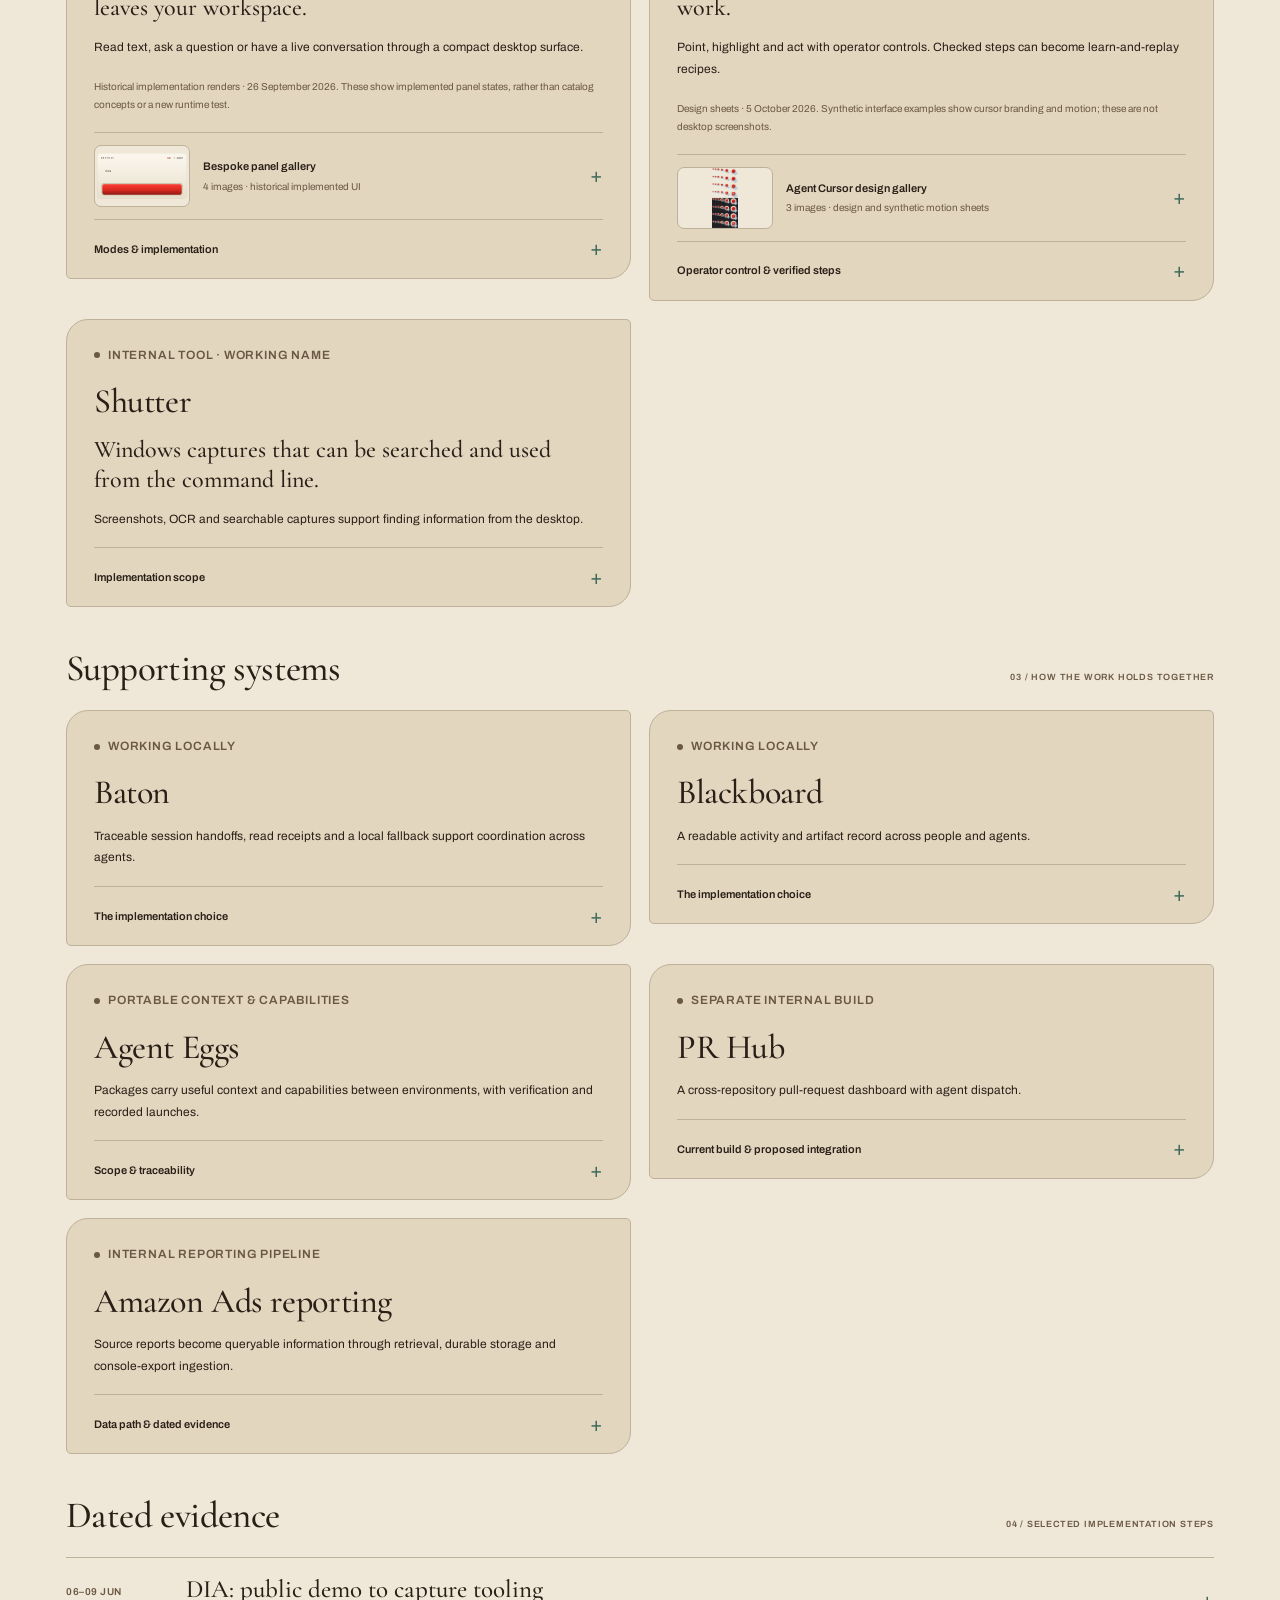
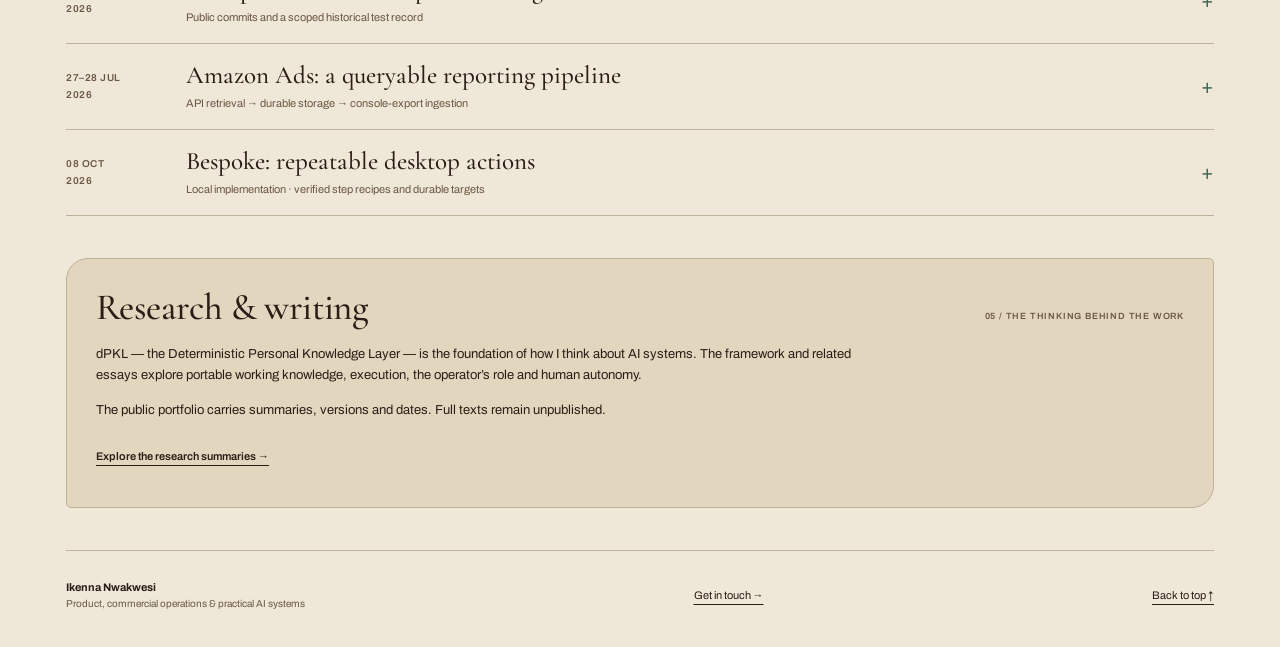
<file: build-record.html>
<!doctype html>
<!-- ARTIFACT_IDENTITY_POLICY: Produced by the agent fleet. Public-safe cloud reconstruction; review provenance is recorded separately from the product page. -->
<html lang="en">
<head>
  <meta charset="utf-8">
  <meta name="viewport" content="width=device-width,initial-scale=1">
  <meta name="color-scheme" content="light">
  <meta name="description" content="A closer look at Ikenna Nwakwesi's product work, desktop tools, supporting systems and dated implementation evidence.">
  <title>The build record — Ikenna Nwakwesi</title>
  <link rel="stylesheet" href="assets/build-record.css">
  <link rel="stylesheet" href="assets/project-gallery.css">
  <script src="assets/project-gallery.js" defer></script>
</head>
<body>
<a class="skip" href="#main">Skip to content</a>
<div class="topline"></div>
<div class="wrap">
  <header class="header"><a class="wordmark" href="index.html">Ikenna Nwakwesi</a><a class="back-link" href="index.html#evidence">← Back to portfolio</a></header>
  <main id="main">
    <div class="hero">
      <p class="eyebrow">Portfolio / Selected systems / 2026</p>
      <h1>The build record.</h1>
      <p class="intro">A closer look at the products and tools I’m building: what each system does, the decisions behind it, and the evidence I can share.</p>
      <p class="scope-note">Each entry states its scope. Internal builds and prototypes are described as work in development; public demos and sources are linked where available.</p>
    </div>
    <nav class="contents" aria-label="Build record sections">
      <a href="#products"><span class="number">01</span>Product work</a>
      <a href="#desktop"><span class="number">02</span>Desktop tools</a>
      <a href="#support"><span class="number">03</span>Supporting systems</a>
      <a href="#milestones"><span class="number">04</span>Dated evidence</a>
      <a href="#research"><span class="number">05</span>Research &amp; writing</a>
    </nav>

    <section id="products" aria-labelledby="products-heading">
      <div class="section-heading"><h2 id="products-heading">Product work</h2><span class="section-label">01 / From problem to system</span></div>
      <div class="cards">
        <article class="card internal" id="homebase" aria-labelledby="homebase-title">
          <p class="status">Internal build · In development</p><h3 id="homebase-title">Homebase</h3>
          <p class="lead">An agent workspace in your browser, grounded in your environment.</p>
          <p>Agent sessions, voice, attachments and practical workflows, brought together in one workspace.</p>
          <p class="availability">Product in development. No public demo is linked here.</p>
          <details><summary>Direction &amp; current scope</summary><div class="detail-body"><p>The direction is a workspace the agent can operate while you focus on the work. The current internal build brings the working session and its inputs together.</p><p>PR Hub is a separate internal build. Its proposed integration with Homebase remains a product direction.</p></div></details>
        </article>

        <article class="card internal" id="family" aria-labelledby="family-title">
          <p class="status">Private project · Historical build record</p><h3 id="family-title">Family social platform</h3>
          <p class="lead">A private place for family history and everyday connection.</p>
          <p>A system mapped before its first commit, later extended with direct and small-group messaging.</p>
          <p class="availability">Text record only. No personal profiles or family captures are shown.</p>
          <details><summary>Historical snapshot &amp; privacy choices</summary><div class="detail-body">
            <p><strong>The first 66 elapsed hours</strong> produced the following historical snapshot. These are user-reported counts corroborated by the project’s About data.</p>
            <dl class="snapshot"><div><dt>101</dt><dd>commits</dd></div><div><dt>58</dt><dd>people recorded</dd></div><div><dt>92</dt><dd>relationships</dd></div><div><dt>123</dt><dd>sourced facts</dd></div><div><dt>35</dt><dd>deployments</dd></div></dl>
            <p>These are historical project counts, not current totals, paid adoption, measured labour hours or scale-test results.</p>
            <p>Later messaging work added floating, expanded and full-page views, notifications and attachments.</p>
            <p><strong>Encryption and retention:</strong> messages are encrypted at rest using a server-managed key; this is not end-to-end encryption. App message expiry is 30 days. Attachments expire after 7 days or are removed earlier after downloads. Recoverable cloud soft deletion for 7 days is intentionally preserved; expiry does not establish immediate permanent deletion.</p>
          </div></details>
        </article>

        <article class="card" id="dia" aria-labelledby="dia-title">
          <p class="status">Public demo + source</p><h3 id="dia-title">DIA</h3>
          <p class="lead">A discovery questionnaire becomes a scored opportunity and useful documents.</p>
          <p>A deterministic pipeline parses, validates and scores the input, then produces a client profile, opportunity analysis and proposal draft.</p>
          <div class="card-actions"><a href="https://dia-discovery-intake-623133365140.us-central1.run.app/" target="_blank" rel="noopener">Open demo ↗</a><a href="https://github.com/mdvnavy/Dia" target="_blank" rel="noopener">Read the source ↗</a></div>
          <details><summary>Implementation &amp; evidence</summary><div class="detail-body"><p>The deterministic path keeps scoring and generated documents inspectable. A Gemini agent can call those same functions as tools.</p><p>New implementation work is tracked separately from what has been deployed. An open pull request does not establish that a feature is available in the public demo. ClientMemory rows using <strong>Northstar.example</strong> are fixtures, not real customers.</p><p><a href="#dia-milestone">Inspect the dated implementation record ↓</a></p></div></details>
        </article>

        <article class="card internal" id="tia" aria-labelledby="tia-title">
          <p class="status">Prototype / Early access</p><h3 id="tia-title">Tia</h3>
          <p class="lead">A teaching workspace built around educator review.</p>
          <p>Profiles, assistance, feedback and classroom drafts support the educator’s decisions.</p>
          <p class="availability">Product assets are under review. No classroom adoption or paid pilot is claimed.</p>
          <details><summary>Scope &amp; review status</summary><div class="detail-body"><p>The work is a prototype with an early-access direction. The educator reviews the assistance and drafts; this record does not establish classroom deployment or teaching outcomes.</p><p>Approved product captures will be added when available. Current implementation and release status are reviewed separately.</p></div></details>
        </article>
      </div>
    </section>

    <section id="desktop" aria-labelledby="desktop-heading">
      <div class="section-heading"><h2 id="desktop-heading">Desktop tools</h2><span class="section-label">02 / Operator-controlled work</span></div>
      <div class="cards">
        <article class="card internal" id="bespoke" aria-labelledby="bespoke-title">
          <p class="status">Internal desktop tool</p><h3 id="bespoke-title">Bespoke</h3>
          <p class="lead">More control over how information enters and leaves your workspace.</p>
          <p>Read text, ask a question or have a live conversation through a compact desktop surface.</p>
          <p class="availability">Historical implementation renders · 26 September 2026. These show implemented panel states, rather than catalog concepts or a new runtime test.</p>
<details class="project-gallery" data-gallery="bespoke" aria-label="Bespoke panel gallery">
  <summary><img class="gallery-cover" src="assets/build-record/bespoke/cream-unit.png" width="372" height="200" loading="lazy" decoding="async" alt=""><span class="gallery-summary-text">Bespoke panel gallery<small>4 images · historical implemented UI</small></span></summary>
  <div class="gallery-grid">
    <a class="gallery-item" data-gallery-item href="assets/build-record/bespoke/cream-unit.png" data-image-title="Studio Cream — ready" data-caption="The Studio Cream Bespoke panel in its ready state." data-provenance="Historical implemented UI render · 2026-09-26 · Bespoke source 5eed9e1">
      <img src="assets/build-record/bespoke/cream-unit.png" width="372" height="200" loading="lazy" decoding="async" alt="The Studio Cream Bespoke panel in its ready state.">
      <span class="gallery-item-caption">Studio Cream — ready</span>
    </a>
    <a class="gallery-item" data-gallery-item href="assets/build-record/bespoke/cream-unit-onair.png" data-image-title="Studio Cream — playback" data-caption="The Studio Cream Bespoke panel playing a generic voice example, with playback controls." data-provenance="Historical implemented UI render · 2026-09-26 · Bespoke source 5eed9e1">
      <img src="assets/build-record/bespoke/cream-unit-onair.png" width="372" height="200" loading="lazy" decoding="async" alt="The Studio Cream Bespoke panel playing a generic voice example, with playback controls.">
      <span class="gallery-item-caption">Studio Cream — playback</span>
    </a>
    <a class="gallery-item" data-gallery-item href="assets/build-record/bespoke/cream-unit-paused.png" data-image-title="Studio Cream — paused" data-caption="The Studio Cream Bespoke panel paused with playback controls." data-provenance="Historical implemented UI render · 2026-09-26 · Bespoke source 5eed9e1">
      <img src="assets/build-record/bespoke/cream-unit-paused.png" width="372" height="200" loading="lazy" decoding="async" alt="The Studio Cream Bespoke panel paused with playback controls.">
      <span class="gallery-item-caption">Studio Cream — paused</span>
    </a>
    <a class="gallery-item" data-gallery-item href="assets/build-record/bespoke/onair-unit.png" data-image-title="On Air — ready" data-caption="The dark On Air Bespoke panel in its ready state." data-provenance="Historical implemented UI render · 2026-09-26 · Bespoke source 5eed9e1">
      <img src="assets/build-record/bespoke/onair-unit.png" width="372" height="200" loading="lazy" decoding="async" alt="The dark On Air Bespoke panel in its ready state.">
      <span class="gallery-item-caption">On Air — ready</span>
    </a>
  </div>
</details>
          <details><summary>Modes &amp; implementation</summary><div class="detail-body"><ul><li><strong>speak:</strong> read text with playback controls.</li><li><strong>ask:</strong> answer a prompt, then speak the response.</li><li><strong>live:</strong> stream microphone audio and native audio replies, with interruption handling.</li></ul><p>This describes the internal implementation. It does not establish a new end-to-end microphone or latency test, or a full accessibility screen reader.</p></div></details>
        </article>

        <article class="card internal" id="agent-cursor" aria-labelledby="cursor-title">
          <p class="status">Local implementation · Part of Bespoke</p><h3 id="cursor-title">Agent Cursor</h3>
          <p class="lead">A visible pointer for agent-assisted desktop work.</p>
          <p>Point, highlight and act with operator controls. Checked steps can become learn-and-replay recipes.</p>
          <p class="availability">Design sheets · 5 October 2026. Synthetic interface examples show cursor branding and motion; these are not desktop screenshots.</p>
<details class="project-gallery" data-gallery="agent-cursor" aria-label="Agent Cursor design gallery">
  <summary><img class="gallery-cover" src="assets/build-record/agent-cursor/icon-sheet.png" width="900" height="2156" loading="lazy" decoding="async" alt=""><span class="gallery-summary-text">Agent Cursor design gallery<small>3 images · design and synthetic motion sheets</small></span></summary>
  <div class="gallery-grid">
    <a class="gallery-item" data-gallery-item href="assets/build-record/agent-cursor/icon-sheet.png" data-image-title="Cursor icon and state sheet" data-caption="Agent Cursor design sheet showing pointer and actuator icons in light and dark treatments." data-provenance="Design asset, not a desktop screenshot · 2026-10-05 · Bespoke source 3b537f8">
      <img src="assets/build-record/agent-cursor/icon-sheet.png" width="900" height="2156" loading="lazy" decoding="async" alt="Agent Cursor design sheet showing pointer and actuator icons in light and dark treatments.">
      <span class="gallery-item-caption">Cursor icon and state sheet</span>
    </a>
    <a class="gallery-item" data-gallery-item href="assets/build-record/agent-cursor/motion-pulse-sheet.png" data-image-title="Pointer pulse sequence" data-caption="Synthetic motion study showing a pointer pulse over a generic planning interface." data-provenance="Synthetic motion design sheet, not a desktop screenshot · 2026-10-05 · Bespoke source ab7ffe2">
      <img src="assets/build-record/agent-cursor/motion-pulse-sheet.png" width="1440" height="700" loading="lazy" decoding="async" alt="Synthetic motion study showing a pointer pulse over a generic planning interface.">
      <span class="gallery-item-caption">Pointer pulse sequence</span>
    </a>
    <a class="gallery-item" data-gallery-item href="assets/build-record/agent-cursor/motion-ripple-sheet.png" data-image-title="Pointer ripple sequence" data-caption="Synthetic motion study showing ripple states around a pointer over a generic notes interface." data-provenance="Synthetic motion design sheet, not a desktop screenshot · 2026-10-05 · Bespoke source ab7ffe2">
      <img src="assets/build-record/agent-cursor/motion-ripple-sheet.png" width="1440" height="1450" loading="lazy" decoding="async" alt="Synthetic motion study showing ripple states around a pointer over a generic notes interface.">
      <span class="gallery-item-caption">Pointer ripple sequence</span>
    </a>
  </div>
</details>
<details><summary>Operator control &amp; verified steps</summary><div class="detail-body"><p>Agent Cursor is part of Bespoke. Durable targets and verified step recipes support repeatable desktop actions; replay follows the operator’s selected approval mode.</p><p><a href="#cursor-milestone">Read the 8 October implementation milestone ↓</a></p></div></details>
        </article>

        <article class="card internal" id="shutter" aria-labelledby="shutter-title">
          <p class="status">Internal tool · Working name</p><h3 id="shutter-title">Shutter</h3>
          <p class="lead">Windows captures that can be searched and used from the command line.</p>
          <p>Screenshots, OCR and searchable captures support finding information from the desktop.</p>
          <details><summary>Implementation scope</summary><div class="detail-body"><p>Shutter is a working name for an internal Windows tool. The record covers screenshots, OCR, searchable captures and a CLI; no public release or performance result is claimed.</p></div></details>
        </article>
      </div>
    </section>

    <section id="support" aria-labelledby="support-heading">
      <div class="section-heading"><h2 id="support-heading">Supporting systems</h2><span class="section-label">03 / How the work holds together</span></div>
      <div class="cards">
        <article class="card internal" id="baton" aria-labelledby="baton-title"><p class="status">Working locally</p><h3 id="baton-title">Baton</h3><p>Traceable session handoffs, read receipts and a local fallback support coordination across agents.</p><details><summary>The implementation choice</summary><div class="detail-body"><p>Handoffs leave a record of how work moved and whether it was received. Local fallback supports continuity across working environments.</p></div></details></article>
        <article class="card internal" id="blackboard" aria-labelledby="blackboard-title"><p class="status">Working locally</p><h3 id="blackboard-title">Blackboard</h3><p>A readable activity and artifact record across people and agents.</p><details><summary>The implementation choice</summary><div class="detail-body"><p>Plain JSON events keep the record readable even when the local viewer is down. The viewer surfaces handoffs, shared artifacts and fleet activity.</p></div></details></article>
        <article class="card internal" id="agent-eggs" aria-labelledby="eggs-title"><p class="status">Portable context &amp; capabilities</p><h3 id="eggs-title">Agent Eggs</h3><p>Packages carry useful context and capabilities between environments, with verification and recorded launches.</p><details><summary>Scope &amp; traceability</summary><div class="detail-body"><p>Package verification and launch records make what was loaded more inspectable. The work focuses on reusable context and capabilities across environments.</p></div></details></article>
        <article class="card internal" id="pr-hub" aria-labelledby="prhub-title"><p class="status">Separate internal build</p><h3 id="prhub-title">PR Hub</h3><p>A cross-repository pull-request dashboard with agent dispatch.</p><details><summary>Current build &amp; proposed integration</summary><div class="detail-body"><p>PR Hub is a separate internal build. Homebase integration is proposed; this record does not present it as an existing Homebase feature.</p></div></details></article>
        <article class="card internal" id="amazon-ads" aria-labelledby="ads-title"><p class="status">Internal reporting pipeline</p><h3 id="ads-title">Amazon Ads reporting</h3><p>Source reports become queryable information through retrieval, durable storage and console-export ingestion.</p><details><summary>Data path &amp; dated evidence</summary><div class="detail-body"><p>Parquet snapshots feed a rebuildable DuckDB store and a read-only query interface. An additional path normalizes exported report columns and year-month periods.</p><p>Account data, client outputs and commercial performance are excluded.</p><p><a href="#ads-milestone">Read the 27–28 July implementation milestones ↓</a></p></div></details></article>
      </div>
    </section>

    <section id="milestones" aria-labelledby="milestones-heading">
      <div class="section-heading"><h2 id="milestones-heading">Dated evidence</h2><span class="section-label">04 / Selected implementation steps</span></div>
      <details class="record-row" id="dia-milestone"><summary><span class="record-date">06–09 Jun<br>2026</span><span class="record-title">DIA: public demo to capture tooling<small>Public commits and a scoped historical test record</small></span></summary><div class="detail-body"><dl class="timeline"><dt>06 Jun · 19:43</dt><dd><strong>Initial public demo.</strong> Parser, scoring, document generation, web interface and tests. <a href="https://github.com/mdvnavy/Dia/commit/8f848a2" target="_blank" rel="noopener">Commit ↗</a></dd><dt>09 Jun · 01:01</dt><dd><strong>Capture integration.</strong> The original note records 26 passing tests across three named modules. This is a historical result, not a current full-suite total. <a href="https://raw.githubusercontent.com/mdvnavy/Dia/b95ee4f45365ac84481561f139f118bbe09f10dd/CAPTURE_INTEGRATION.md" target="_blank" rel="noopener">Original note ↗</a></dd><dt>09 Jun · 02:37</dt><dd><strong>Capture made opt-in.</strong> OBS capture is gated behind an explicit setting, with failures caught so they do not break the intake response. <a href="https://github.com/mdvnavy/Dia/commit/0dff12d" target="_blank" rel="noopener">Implementation ↗</a></dd></dl><p>Times shown in EDT (UTC−04:00), from the original commit records. No elapsed-time or submission claim is inferred.</p></div></details>
      <details class="record-row" id="ads-milestone"><summary><span class="record-date">27–28 Jul<br>2026</span><span class="record-title">Amazon Ads: a queryable reporting pipeline<small>API retrieval → durable storage → console-export ingestion</small></span></summary><div class="detail-body"><dl class="timeline"><dt>27 Jul · 23:53</dt><dd><strong>Report retrieval.</strong> A v1 API client creates or resumes a report, waits for completion, then downloads it.</dd><dt>28 Jul · 00:41</dt><dd><strong>Durable data layer.</strong> Parquet snapshots feed a rebuildable DuckDB store and a read-only query interface.</dd><dt>28 Jul · 00:57</dt><dd><strong>Console-export support.</strong> An additional path normalizes exported report columns and handles year-month periods.</dd></dl><p>EDT (UTC−04:00). These milestones are carried forward from the existing portfolio record, which states they were checked against the corresponding local repository revisions. No new source audit is claimed here.</p></div></details>
      <details class="record-row" id="cursor-milestone"><summary><span class="record-date">08 Oct<br>2026</span><span class="record-title">Bespoke: repeatable desktop actions<small>Local implementation · verified step recipes and durable targets</small></span></summary><div class="detail-body"><p>Work on remembering a step after its result has been checked, then replaying it against a durable target. Replay follows the operator’s selected approval mode.</p><p>Carried forward from the existing portfolio’s internal implementation record. Source remains private. This is not a public release, a client deployment or a measured productivity result.</p></div></details>
    </section>

    <section id="research" class="research" aria-labelledby="research-heading"><div class="section-heading"><h2 id="research-heading">Research &amp; writing</h2><span class="section-label">05 / The thinking behind the work</span></div><p>dPKL — the Deterministic Personal Knowledge Layer — is the foundation of how I think about AI systems. The framework and related essays explore portable working knowledge, execution, the operator’s role and human autonomy.</p><p>The public portfolio carries summaries, versions and dates. Full texts remain unpublished.</p><a href="index.html#research">Explore the research summaries →</a></section>
  </main>
  <footer class="footer"><div><strong>Ikenna Nwakwesi</strong><small>Product, commercial operations &amp; practical AI systems</small></div><a href="index.html#contact">Get in touch →</a><a href="#main">Back to top ↑</a></footer>
</div>
</body>
</html>
</file>
<file: assets/business-card/portfolio-card.css>
/* Agent fleet. Preview-only container; approved card artwork is unchanged. */
.portfolio-card-trigger{display:block;width:100%;border:0;padding:0;margin:0 0 20px;background:transparent;color:var(--ink);font:inherit;text-align:left;cursor:pointer;touch-action:manipulation}
.portfolio-card-trigger img{display:block;width:100%;height:auto;aspect-ratio:250/143;object-fit:contain;border-radius:9px;box-shadow:0 5px 14px #2a1f1724;transition:transform .2s ease}
.portfolio-card-trigger:hover img{transform:translateY(-2px)}
.portfolio-card-trigger-label{display:flex;align-items:center;justify-content:center;text-align:center;gap:10px;padding:11px 1px 0;font-size:12px;font-weight:650;line-height:1.4}
.portfolio-card-trigger-label small{font-size:10px;font-weight:400;color:var(--muted)}
.portfolio-card-trigger:focus-visible,.portfolio-card-close:focus-visible{outline:3px solid var(--rust);outline-offset:5px}
.portfolio-card-dialog{position:fixed;inset:0;width:100%;height:100dvh;max-width:none;max-height:none;margin:0;padding:clamp(8px,2vw,26px);border:0;background:transparent;color:var(--ink);overflow:hidden;overscroll-behavior:none}
.portfolio-card-dialog:not([open]){display:none}
.portfolio-card-dialog[open]{display:grid;place-items:center}
.portfolio-card-dialog::backdrop{background:transparent}
.portfolio-card-panel{position:relative;display:flex;flex-direction:column;width:min(1320px,100%);height:min(850px,100%);min-width:0;min-height:0;background:transparent;transform-origin:center}
.portfolio-card-topbar{display:flex;align-items:center;justify-content:space-between;gap:12px;flex:none;padding:0 4px 4px}
.portfolio-card-topbar h2{font:600 12px/1.4 var(--sans);letter-spacing:.02em;margin:0;padding:8px 12px;background:var(--paper);border:1px solid var(--line);border-radius:30px}
.portfolio-card-close{display:inline-flex;align-items:center;justify-content:center;gap:9px;min-width:90px;min-height:44px;padding:8px 13px;border:1px solid var(--line);border-radius:30px;background:var(--paper);color:var(--ink);font:600 12px/1.4 var(--sans);cursor:pointer;touch-action:manipulation}
.portfolio-card-close:hover{background:var(--light)}
.portfolio-card-close span{font-size:21px;line-height:1;font-weight:400}
.portfolio-card-frame{display:block;flex:1;min-height:0;width:100%;border:0;background:transparent}
.portfolio-card-loading{position:absolute;inset:45% 10% auto;text-align:center;font-size:13px;pointer-events:none}
.portfolio-card-loading span{display:inline-block;padding:10px 15px;background:var(--paper);border-radius:20px}
.portfolio-card-loading[hidden]{display:none}
html.portfolio-card-open,html.portfolio-card-open body{overflow:hidden;overscroll-behavior:none}
@media(max-width:900px){.portfolio-card-trigger{max-width:258px;margin:0 auto 20px}.portfolio-card-trigger-label{font-size:12px}}
@media(max-width:480px){.portfolio-card-dialog{padding:8px}.portfolio-card-topbar{padding:0 0 3px}.portfolio-card-topbar h2{font-size:11px;padding:8px 10px}.portfolio-card-close{min-width:80px}.portfolio-card-trigger{max-width:230px;margin-left:0}}
@media(prefers-reduced-motion:reduce){.portfolio-card-trigger img{transition:none}.portfolio-card-trigger:hover img{transform:none}}
@media print{.portfolio-card-dialog,.portfolio-card-trigger{display:none!important}}

/* Agent fleet mobile host disclosure; card/frame and desktop layout unchanged. */
.portfolio-card-dock-chip,.portfolio-card-dock-collapse{display:none}
.portfolio-card-dock-chip[hidden],.portfolio-card-dock-collapse[hidden],.portfolio-card-dock-panel[hidden]{display:none!important}
@media(max-width:900px){
  .portfolio-card-dock{display:flex;flex-direction:column;align-items:center;gap:10px;margin:0 0 18px}
  .portfolio-card-dock-chip,.portfolio-card-dock-collapse{display:inline-flex;align-items:center;justify-content:center;gap:10px;min-height:44px;max-width:100%;padding:8px 14px;color:var(--ink);font:600 12px/1.4 var(--sans);cursor:pointer;touch-action:manipulation}
  .portfolio-card-dock-chip{border:1px solid var(--line);border-radius:999px;background:var(--paper)}
  .portfolio-card-dock-chip:hover{background:var(--light)}
  .portfolio-card-dock-icon::before{content:"+"}
  .portfolio-card-dock[data-expanded="true"] .portfolio-card-dock-icon::before{content:"−"}
  .portfolio-card-dock[data-expanded="false"] .portfolio-card-dock-panel{display:none}
  .portfolio-card-dock-panel{width:min(258px,100%);text-align:center}
  .portfolio-card-dock .portfolio-card-trigger{width:100%;max-width:none;margin:0 auto 4px}
  .portfolio-card-dock-collapse{border:0;background:transparent;text-decoration:underline;text-underline-offset:4px;font-weight:500}
  .portfolio-card-dock-chip:focus-visible,.portfolio-card-dock-collapse:focus-visible{outline:3px solid var(--rust);outline-offset:4px}
}
@media(max-width:480px){.portfolio-card-dock-panel{width:min(230px,100%)}}
@media print{.portfolio-card-dock{display:none!important}}

/* Agent fleet: mobile touch dismissal is outside the card; keyboard/SR close stays available. */
@media(max-width:900px){
  .portfolio-card-topbar{position:absolute;inset:0 0 auto;height:0;padding:0;pointer-events:none}
  .portfolio-card-topbar h2,.portfolio-card-close{position:absolute;width:1px;height:1px;min-width:0;min-height:0;padding:0;margin:-1px;overflow:hidden;clip-path:inset(50%);white-space:nowrap;border:0}
  .portfolio-card-close:focus-visible{top:8px;right:8px;width:auto;height:auto;min-height:44px;margin:0;padding:8px 13px;overflow:visible;clip-path:none;pointer-events:auto;z-index:2}
}
@media(max-width:900px) and (max-height:430px){.portfolio-card-dialog{padding:8px}}

/* Full-screen poke card (card-poke.html). Overrides the framed pop-up above; trigger and dock unchanged. */
.portfolio-card-dialog{padding:0}
.portfolio-card-dialog[open]{display:block}
.portfolio-card-panel{width:100%;height:100%;height:100dvh}
.portfolio-card-frame{position:absolute;inset:0;width:100%;height:100%;background:transparent;color-scheme:light}
.portfolio-card-topbar{position:absolute;inset:0 0 auto;height:0;padding:0;z-index:3;pointer-events:none}
.portfolio-card-topbar h2{position:absolute;width:1px;height:1px;padding:0;margin:-1px;overflow:hidden;clip-path:inset(50%);white-space:nowrap;border:0}
.portfolio-card-dialog .portfolio-card-close,
.portfolio-card-dialog .portfolio-card-close:focus-visible{position:fixed;top:max(12px,env(safe-area-inset-top));right:max(12px,env(safe-area-inset-right));width:auto;height:auto;min-width:0;min-height:44px;margin:0;padding:8px 14px 8px 16px;overflow:visible;clip-path:none;white-space:nowrap;pointer-events:auto;z-index:3;border:1px solid rgba(14,14,14,.18);border-radius:999px;background:rgba(242,242,240,.92);color:#0E0E0E;box-shadow:0 2px 10px rgba(0,0,0,.18);-webkit-backdrop-filter:blur(8px);backdrop-filter:blur(8px)}
.portfolio-card-dialog .portfolio-card-close:hover{background:#F2F2F0}
.portfolio-card-dialog .portfolio-card-close:focus-visible{outline:3px solid #7A7A7A;outline-offset:3px}
.portfolio-card-loading{inset:48% 10% auto;color:#F2F2F0}
.portfolio-card-loading span{background:#2B2B2B}

/* Translucent shade over the portfolio: the page shows through as a blurred silhouette.
   The card page (transparent) reports each wall hit; the shade steps here with the same 220ms fade. */
.portfolio-card-dialog{--pc-tint:14,14,14;--pc-alpha:.74;background:rgba(var(--pc-tint),var(--pc-alpha));-webkit-backdrop-filter:blur(14px) saturate(.85);backdrop-filter:blur(14px) saturate(.85);transition:background-color 220ms ease-out}
.portfolio-card-dialog[data-shade="0"]{--pc-tint:14,14,14;--pc-alpha:.74}
.portfolio-card-dialog[data-shade="1"]{--pc-tint:43,43,43;--pc-alpha:.72}
.portfolio-card-dialog[data-shade="2"]{--pc-tint:122,122,122;--pc-alpha:.70}
.portfolio-card-dialog[data-shade="3"]{--pc-tint:207,207,207;--pc-alpha:.74}
.portfolio-card-dialog[data-shade="4"]{--pc-tint:242,242,240;--pc-alpha:.80}
@supports not ((backdrop-filter:blur(1px)) or (-webkit-backdrop-filter:blur(1px))){
  .portfolio-card-dialog{--pc-alpha:.96!important}
}
@media(prefers-reduced-transparency:reduce){.portfolio-card-dialog{--pc-alpha:.96!important;-webkit-backdrop-filter:none;backdrop-filter:none}}
@media(prefers-reduced-motion:reduce){.portfolio-card-dialog{transition:background-color 500ms ease}}
</file>
<file: assets/mockup/mockup.css>
/* Portfolio redesign additions. Fonts and palette unchanged. */
html,body{overflow-x:clip}
[id]{scroll-margin-top:calc(var(--cc-hdr,96px) + 14px)}

/* 4. Sticky header, frosted once imagery sits under it */
.wrap>.header{position:sticky;top:0;z-index:40;border-bottom:0;margin-left:calc(50% - 50vw);margin-right:calc(50% - 50vw);padding-left:calc(50vw - 50%);padding-right:calc(50vw - 50%);background:var(--paper);transition:background-color .35s ease,-webkit-backdrop-filter .35s ease,backdrop-filter .35s ease}
.wrap>.header::after{content:"";position:absolute;left:calc(50vw - 50%);right:calc(50vw - 50%);bottom:0;height:1px;background:var(--line);transition:opacity .35s}
.wrap>.header.is-frosted{background:rgba(239,231,215,.4);-webkit-backdrop-filter:blur(24px) saturate(1.15);backdrop-filter:blur(24px) saturate(1.15)}
.wrap>.header.is-frosted::after{opacity:.55}
.cc-clock{font-size:11px;letter-spacing:.6px;font-weight:500;color:var(--muted);font-variant-numeric:tabular-nums;white-space:nowrap}
.cc-clock b{font-weight:600;display:none}
@media(max-width:850px){.cc-clock b{display:inline}}
@media(max-width:600px){.cc-clock{font-size:10px;letter-spacing:.3px}.cc-clock b{display:none}.wordmark,.header-meta .header-work{white-space:nowrap}}
/* Full-page sticky TOC. Hero, stills gallery, and sections sit in a
   bounded column beside the rail so they cannot collide with it.
   Hide the overflow scrollbar; keep the rail scrollable if needed. */
.page-content{grid-column:1;grid-row:1;min-width:0}
.rail{top:calc(var(--cc-hdr,96px) + 16px);margin-top:0;max-height:calc(100dvh - var(--cc-hdr,96px) - 32px);overflow-y:auto;scrollbar-width:none;-ms-overflow-style:none}
.rail::-webkit-scrollbar{display:none}
@media(max-width:900px){
  .page-content{display:contents}
  .cc-top{order:0}
  .rail{order:1;position:static;margin-top:28px;max-height:none;overflow:visible}
  .page-layout main{order:2}
}

/* 2. Calmer hero, then the work */
.cc-top .hero{padding:46px 0 30px}
.cc-top .hero h1{font-size:clamp(40px,3.7vw,54px);letter-spacing:-1.3px;line-height:1.02;margin-bottom:20px}
.cc-top .hero-intro{max-width:620px}
@media(max-width:600px){.cc-top .hero{padding:30px 0 22px}.cc-top .hero h1{font-size:clamp(34px,9.6vw,42px);letter-spacing:-.9px}}

.cc-reel{position:relative;width:100%;margin:4px 0 0;overflow:hidden;padding:4px 0 14px}
.cc-reel-track{display:flex;align-items:flex-end;gap:18px;width:max-content;padding:0;will-change:transform}
.cc-shot{flex:none;display:flex;flex-direction:column;gap:9px;color:var(--ink);text-decoration:none}
.cc-shot-name{display:flex;gap:10px;align-items:baseline;font-size:10px;text-transform:uppercase;letter-spacing:1.5px;font-weight:600}
.cc-shot-name small{font-size:11px;text-transform:none;letter-spacing:0;font-weight:450;color:var(--muted)}
.cc-shot img,.cc-baton-card{display:block;height:var(--h);width:auto;border:1px solid var(--line);border-radius:16px 4px 16px 4px;background:var(--light);box-shadow:0 18px 40px -28px rgba(42,31,23,.55);transition:transform .45s cubic-bezier(.2,.7,.2,1)}
a.cc-shot:hover img,a.cc-shot:hover .cc-baton-card{transform:translateY(-6px)}
a.cc-shot:focus-visible{outline:2px solid var(--green);outline-offset:6px;border-radius:6px}
.cc-baton-card{box-sizing:border-box;width:430px;padding:22px 24px;background:#203F35;border-color:#203F35;color:#E8EEE6;display:flex;flex-direction:column;justify-content:space-between;font:12.5px/1.65 ui-monospace,"SFMono-Regular",Menlo,Consolas,monospace}
.cc-baton-card .p{color:#83A395}
.cc-baton-card .id{color:#F8F3E9;font-weight:600}
.cc-baton-card .c{color:#9FB5A9}
.cc-reel-hint{display:flex;justify-content:space-between;gap:16px;font-size:10px;text-transform:uppercase;letter-spacing:1.5px;font-weight:600;color:var(--muted);margin:8px 0 0}
@media(max-width:900px){.cc-reel{width:100vw;margin-left:calc(50% - 50vw)}.cc-reel-track{padding:0 28px}.record-reel{width:100vw;margin-left:calc(50% - 50vw)}.record-track{padding-right:28px}}
@media(max-width:760px),(hover:none){
  .cc-reel{overflow-x:auto;scroll-snap-type:x proximity;scrollbar-width:none;-webkit-overflow-scrolling:touch}
  .cc-reel::-webkit-scrollbar{display:none}
  .cc-reel-track{transform:none!important;padding:0 21px}
  .cc-shot{scroll-snap-align:start}
  .cc-shot img,.cc-baton-card{height:calc(var(--h) * .62)}
  .cc-baton-card{width:290px;padding:16px 17px;font-size:10.5px}
}
@media(max-width:760px){
  .record-pin{position:static}
  .record-pin-space{height:auto!important}
  .record-reel{width:100vw;margin-left:calc(50% - 50vw);overflow-x:auto;scroll-snap-type:x proximity;scrollbar-width:none;-webkit-overflow-scrolling:touch}
  .record-reel::-webkit-scrollbar{display:none}
  .record-track{transform:none!important;padding:0 21px}
  .record-item{scroll-snap-align:start}
}

/* 3. BUILDS index word and the two-up */
.cc-builds{padding:44px 0 18px;border-top:1px solid var(--line);margin-top:26px}
.cc-builds .eyebrow{margin:0}
.cc-builds-heading{margin:8px 0 22px}
.cc-two-up{display:grid;grid-template-columns:1fr 1fr;gap:18px}
.cc-case{position:relative;display:block;overflow:hidden;border-radius:22px 5px 22px 5px;aspect-ratio:5/4;background:var(--surface);color:var(--light);text-decoration:none}
.cc-case img{width:100%;height:100%;object-fit:cover;display:block;transition:transform .9s cubic-bezier(.2,.7,.2,1)}
.cc-case:hover img{transform:scale(1.025)}
.cc-case::after{content:"";position:absolute;inset:auto 0 0 0;height:56%;background:linear-gradient(to top,rgba(32,63,53,.94) 0%,rgba(32,63,53,.72) 38%,rgba(32,63,53,0) 100%);pointer-events:none}
.cc-case-meta{position:absolute;left:24px;right:24px;bottom:20px;z-index:1;display:flex;justify-content:space-between;align-items:flex-end;gap:16px}
.cc-case-name{font:500 clamp(30px,2.6vw,40px)/1 var(--serif);letter-spacing:-.8px}
.cc-case-name small{display:block;font:600 10px/1.4 var(--sans);letter-spacing:1.5px;text-transform:uppercase;color:#C8D7C9;margin-top:8px}
.cc-case-see{font:600 11px/1 var(--sans);letter-spacing:1.2px;text-transform:uppercase;white-space:nowrap}
.cc-case:focus-visible{outline:2px solid var(--green);outline-offset:4px}
@media(max-width:760px){.cc-two-up{grid-template-columns:1fr;gap:24px}.cc-case-meta{left:18px;right:18px;bottom:16px}.cc-builds{padding-top:28px}}

/* 4b. Bigger contact email */
.work-contact .cc-email{display:inline-block;min-height:0;font:500 clamp(28px,3vw,40px)/1.08 var(--serif);letter-spacing:-.8px;color:var(--light);text-decoration:none;border-bottom:1px solid rgba(248,243,233,.35);margin:0 0 24px;overflow-wrap:anywhere}
.work-contact .cc-email:hover{border-bottom-color:var(--light)}

/* 1. Once-per-visit intro: a top lockup that plays after first paint.
   It does not cover the hero, so LCP is the page — not the intro veil. */
.cc-intro{position:fixed;top:0;left:0;right:0;z-index:200;display:none;grid-template-columns:1fr auto 1fr;align-items:center;gap:16px;padding:18px 24px 16px;background:var(--paper);border-bottom:1px solid var(--line);transition:transform .55s cubic-bezier(.7,0,.2,1),opacity .55s ease}
.cc-intro.is-on{display:grid}
.cc-intro-mark{grid-column:2;display:flex;align-items:center;gap:16px;font:650 clamp(22px,2.2vw,34px)/1 var(--sans);letter-spacing:-1px;color:var(--ink)}
.cc-intro-mark .w{opacity:0;transform:translateY(10px);transition:opacity .4s ease,transform .5s cubic-bezier(.2,.7,.2,1)}
.cc-intro-mark .w:last-child{transition-delay:.08s}
.cc-intro-chip{position:relative;width:15px;height:15px;perspective:700px;transition:width .5s cubic-bezier(.6,0,.2,1),height .5s cubic-bezier(.6,0,.2,1)}
.cc-flip{position:absolute;inset:0;transform-style:preserve-3d;transition:transform .5s cubic-bezier(.6,0,.2,1)}
.cc-flip i,.cc-flip img{position:absolute;inset:0;width:100%;height:100%;-webkit-backface-visibility:hidden;backface-visibility:hidden}
.cc-flip i{background:var(--rust);opacity:0;transform:scale(.4);transition:opacity .3s,transform .4s}
.cc-flip img{object-fit:cover;transform:rotateY(180deg);border-radius:5px}
.cc-intro.s1 .w{opacity:1;transform:none}
.cc-intro.s1 .cc-flip i{opacity:1;transform:none}
.cc-intro.s2 .cc-intro-chip{width:84px;height:58px}
.cc-intro.s2 .cc-flip{transform:rotateY(180deg)}
.cc-intro.s2 .cc-flip i{border-radius:5px}
.cc-intro.s3{transform:translateY(-100%)}
.cc-intro.fast{transition-duration:.25s}
.cc-intro-skip{grid-column:3;justify-self:end;font:600 10px/1 var(--sans);letter-spacing:1.5px;text-transform:uppercase;color:var(--muted);background:none;border:1px solid var(--line);border-radius:99px;padding:10px 14px;cursor:pointer}
.cc-intro-skip:hover,.cc-intro-skip:focus-visible{color:var(--ink);border-color:var(--ink)}
@media(max-width:700px){
  .cc-intro{grid-template-columns:1fr auto;padding:14px 16px 12px;gap:10px}
  .cc-intro-mark{grid-column:1;justify-self:start;font-size:clamp(18px,5vw,26px);gap:10px}
  .cc-intro-skip{grid-column:2;justify-self:end;padding:8px 10px}
  .cc-intro.s2 .cc-intro-chip{width:56px;height:40px}
}



@media(prefers-reduced-motion:reduce){
  .cc-intro,.cc-intro *,.cc-shot img,.cc-case img,.wrap>.header{transition:none!important;animation:none!important}
  .cc-reel{overflow-x:auto}
  .cc-reel-track{transform:none!important}
  .record-pin{position:static}
  .record-pin-space{height:auto!important}
  .record-reel{overflow-x:auto;scrollbar-width:none}
  .record-reel::-webkit-scrollbar{display:none}
  .record-track{transform:none!important}
}


/* Fluid full-width layout: the page uses the whole viewport. The rail keeps
   its fixed width and sticky, scrollbar-free behavior. Mobile gutters and
   stacking are unchanged. No colour gradients. */
@media(min-width:901px){
  .wrap{
    --cc-gutter:clamp(30px,3.2vw,64px);
    max-width:none;
    width:100%;
    margin-inline:0;
    padding-inline:var(--cc-gutter);
  }
  .wrap>.header{
    margin-left:calc(0px - var(--cc-gutter));
    margin-right:calc(0px - var(--cc-gutter));
    padding-left:var(--cc-gutter);
    padding-right:var(--cc-gutter);
  }
  .wrap>.header::after{
    left:var(--cc-gutter);
    right:var(--cc-gutter);
  }
  .page-layout{gap:clamp(30px,3vw,72px)}
  .page-content{max-width:none;width:100%}
  .cc-two-up{gap:clamp(18px,1.4vw,28px)}
  .blackboard{gap:clamp(22px,2vw,40px)}
  /* Stills grow modestly on very wide screens so the filmstrip uses the column. */
  .cc-shot img,.cc-baton-card{height:calc(var(--h) * clamp(1,100vw / 1600,1.28))}
  .cc-baton-card{width:calc(430px * clamp(1,100vw / 1600,1.28))}
}

/* Body copy keeps a readable measure; containers and media stretch. */
.hero-intro,.hero-role,.section-intro,.detail-body,.experience-intro,.principle,
.research-lead .research-summary,.research-list p,.work-contact p,.project p,
.cc-top .hero-intro{max-width:75ch}

/* Contact rates in the Work with me block — visible on mobile and desktop. */
.work-contact .contact-rates{font-size:13px;line-height:1.8;max-width:75ch;margin:0 0 18px;color:#e2e9df}
@media(max-width:600px){.work-contact .contact-rates{font-size:13px}}

/* Default desktop: slightly tighter so the extra Case Studies row still fits at 1080p. */
@media(min-width:901px){
  .portfolio-card-trigger{margin-bottom:12px}
  .tree{padding:16px 14px 12px}
  .tree-root{margin:5px 0 10px}
  .tree a{padding:6px 8px}
  .rail-links{margin-top:10px;gap:6px}
}

/* Short desktop viewports: compact the sticky rail so the full TOC fits
   at 1366x768 and ~1280x720 with no internal scroll. Overflow stays auto as
   a last-resort safety; the scrollbar remains hidden. */
@media(min-width:901px) and (max-height:1020px){
  .rail{top:calc(var(--cc-hdr,80px) + 10px);max-height:calc(100dvh - var(--cc-hdr,80px) - 20px)}
  .portfolio-card-trigger{margin-bottom:8px}
  .portfolio-card-trigger img{max-height:88px;width:auto;margin-inline:auto}
  .portfolio-card-trigger-label{padding-top:6px;font-size:11px}
  .portfolio-card-trigger-label small{font-size:9px}
  .tree{padding:12px 12px 10px}
  .tree summary{font-size:12px}
  .tree-root{margin:4px 0 8px}
  .tree a{padding:4px 7px;font-size:11px}
  .tree a.dir{font-size:11px}
  .tree ul ul{margin:1px 0 4px 8px;padding-left:10px}
  .tree ul ul>li::before{top:14px}
  .tree .source-icon{width:28px;min-width:28px;min-height:28px;padding:6px}
  .rail-links{margin-top:8px;gap:5px}
  .rail-links a{padding:6px 8px;font-size:9px}
}
@media(min-width:901px) and (max-height:800px){
  .portfolio-card-trigger img{max-height:64px}
  .portfolio-card-trigger-label{padding-top:4px}
  .portfolio-card-trigger-label small{display:none}
  .tree{padding:8px 10px 8px}
  .tree a{padding:3px 6px;line-height:1.25}
  .tree-root{margin:2px 0 6px;font-size:10px}
  .rail-links a{padding:5px 7px;min-height:0}
}
</file>
<file: assets/build-record.css>
/* Agent fleet. Expanded record using the portfolio's existing visual language. */
@font-face{font-family:Archivo;font-style:normal;font-weight:400 900;font-stretch:62% 125%;font-display:swap;src:url('../fonts/archivo-normal-400_900.woff2') format('woff2')}
@font-face{font-family:Cormorant;font-style:normal;font-weight:400 600;font-display:swap;src:url('../fonts/cormorantgaramond-normal-400.woff2') format('woff2')}
@font-face{font-family:Cormorant;font-style:italic;font-weight:400;font-display:swap;src:url('../fonts/cormorantgaramond-italic-400.woff2') format('woff2')}
:root{--paper:#EFE7D7;--surface:#E2D6BF;--ink:#2A1F17;--muted:#6B5844;--green:#3F6B5B;--deep:#203F35;--rust:#A45E2B;--line:#BEB099;--light:#F8F3E9;--serif:Cormorant,Georgia,serif;--sans:Archivo,Helvetica,sans-serif;--radius:22px 5px 22px 5px}
*{box-sizing:border-box}
html{scroll-behavior:smooth;scroll-padding-top:24px}
body{margin:0;background:var(--paper);color:var(--ink);font:15px/1.65 var(--sans)}
a{color:inherit;text-underline-offset:5px}
a:hover{color:var(--green)}
a:focus-visible,summary:focus-visible{outline:3px solid var(--rust);outline-offset:4px}
::selection{background:#b8caba;color:var(--deep)}
.skip{position:absolute;top:-80px;left:20px;padding:12px;background:var(--light);z-index:10}
.skip:focus{top:12px}
.topline{height:7px;background:var(--deep)}
.wrap{max-width:1240px;margin:auto;padding:0 46px}
.header{display:flex;align-items:center;justify-content:space-between;gap:20px;padding:27px 0 25px;border-bottom:1px solid var(--line)}
.wordmark{font-size:21px;font-weight:650;letter-spacing:-.8px;text-decoration:none}
.back-link{display:inline-flex;align-items:center;min-height:44px;font-size:11px;font-weight:600}
.hero{max-width:860px;padding:55px 0 32px}
.eyebrow,.section-label,.status,.number,.record-date{font-size:10px;font-weight:600;letter-spacing:1.1px;text-transform:uppercase}
.eyebrow{color:var(--green);margin:0 0 20px}
h1{font:500 clamp(54px,6vw,78px)/1 var(--serif);letter-spacing:-2px;margin:0 0 23px}
.intro{max-width:720px;font-size:17px;line-height:1.7;margin:0}
.scope-note{max-width:690px;font-size:12px;color:var(--muted);margin:17px 0 0}
.contents{display:flex;gap:6px 24px;flex-wrap:wrap;padding:12px 0;border-top:1px solid var(--line);border-bottom:1px solid var(--line);margin-bottom:39px}
.contents a{display:inline-flex;align-items:center;gap:9px;min-height:44px;font-size:11px;font-weight:600;text-decoration:none}
.number{color:var(--green);font-size:9px}
section{scroll-margin-top:24px;margin-bottom:42px}
.section-heading{display:flex;align-items:baseline;justify-content:space-between;gap:18px;margin-bottom:20px}
h2{font:500 37px/1.1 var(--serif);letter-spacing:-.6px;margin:0}
.section-label{font-size:9px;letter-spacing:.8px;color:var(--muted);text-align:right}
.cards{display:grid;grid-template-columns:repeat(2,minmax(0,1fr));gap:18px;align-items:start}
.card{border:1px solid var(--line);border-radius:var(--radius);padding:25px 27px 0;background:var(--light);min-width:0}
.card.internal{background:var(--surface)}
.status{display:flex;align-items:center;gap:8px;color:var(--green);font-size:9px;letter-spacing:.8px;margin:0 0 17px}
.status::before{content:"";width:6px;height:6px;flex:none;background:var(--green);border-radius:50%}
.internal .status{color:var(--muted)}
.internal .status::before{background:var(--muted)}
h3{font:500 34px/1.1 var(--serif);letter-spacing:-.4px;margin:0 0 14px}
.card .lead{font:500 24px/1.25 var(--serif);margin:0 0 14px;max-width:460px}
.card p{font-size:12px;margin:0 0 17px;line-height:1.8}
.card .availability{font-size:10px;color:var(--muted);margin-top:19px}
.card-actions{display:flex;flex-wrap:wrap;gap:8px 20px;margin:5px 0 14px}
.card-actions a{display:inline-flex;align-items:center;min-height:44px;font-size:11px;font-weight:600}
details{border-top:1px solid var(--line)}
summary{display:flex;align-items:center;justify-content:space-between;gap:16px;min-height:58px;padding:8px 0;cursor:pointer;list-style:none;font-size:11px;font-weight:600}
summary::-webkit-details-marker{display:none}
summary::after{content:"+";font-size:20px;font-weight:400;color:var(--green);flex:none}
details[open]>summary::after{content:"−"}
.detail-body{padding:8px 0 20px;color:var(--muted);font-size:12px}
.detail-body p:last-child{margin-bottom:0}
.detail-body strong{color:var(--ink);font-weight:600}
.detail-body ul{padding-left:18px;margin:0 0 15px}
.detail-body li{margin:7px 0}
.snapshot{display:grid;grid-template-columns:repeat(3,minmax(0,1fr));gap:15px 12px;margin:17px 0 19px}
.snapshot div{border-top:1px solid var(--line);padding-top:10px}
.snapshot dt{font:500 30px/1.15 var(--serif);color:var(--ink)}
.snapshot dd{font-size:10px;margin:4px 0 0}
.record-row{border-bottom:1px solid var(--line)}
.record-row+.record-row{border-top:0}
.record-row>summary{display:grid;grid-template-columns:100px 1fr auto;gap:20px;min-height:85px}
.record-date{font-size:10px;color:var(--muted);letter-spacing:.5px}
.record-title{font:500 25px/1.2 var(--serif)}
.record-title small{display:block;font:400 11px/1.6 var(--sans);color:var(--muted);margin-top:5px}
.record-row .detail-body{padding-left:120px;max-width:930px}
.timeline{display:grid;grid-template-columns:100px minmax(0,1fr);gap:13px 16px;margin:8px 0 18px}
.timeline dt{font-size:10px;color:var(--green)}
.timeline dd{margin:0;font-size:12px}
.research{border:1px solid var(--line);border-radius:var(--radius);padding:29px;background:var(--surface)}
.research .section-heading{margin-bottom:15px}
.research p{font-size:13px;max-width:770px;margin:0 0 13px}
.research a{display:inline-flex;align-items:center;min-height:44px;font-size:11px;font-weight:600}
.footer{border-top:1px solid var(--line);padding:22px 0 30px;display:flex;align-items:center;justify-content:space-between;gap:20px;font-size:11px}
.footer a{display:inline-flex;align-items:center;min-height:44px}
.footer small{display:block;color:var(--muted);font-size:10px}
@media(max-width:900px){.wrap{padding:0 28px}.card{padding:23px 21px 0}.cards{gap:16px}.card .lead{font-size:23px}.contents{gap:4px 20px}}
@media(max-width:650px){.wrap{padding:0 21px}.header{gap:14px;padding:18px 0}.wordmark{font-size:18px}.back-link{font-size:10px}.hero{padding:35px 0 27px}h1{font-size:clamp(47px,12vw,65px);letter-spacing:-1.3px}.intro{font-size:15px}.scope-note{font-size:11px}.contents{margin-bottom:31px;gap:2px 18px}.contents a{font-size:10px}.cards{grid-template-columns:1fr}.card{padding:23px 22px 0}.card p{font-size:13px}h2{font-size:32px}.section-heading{align-items:flex-start}.section-label{max-width:110px;font-size:8px;line-height:1.6}h3{font-size:32px}.card .lead{font-size:25px}section{margin-bottom:33px}.record-row>summary{grid-template-columns:64px 1fr auto;gap:12px;min-height:100px}.record-date{font-size:9px}.record-title{font-size:23px}.record-title small{font-size:10px}.record-row .detail-body{padding-left:0}.timeline{grid-template-columns:80px minmax(0,1fr);gap:13px}.research{padding:23px}.research .section-heading{display:block}.research .section-label{display:block;margin-top:10px;text-align:left;max-width:none}.footer{align-items:flex-start;flex-direction:column;gap:4px}}
@media(prefers-reduced-motion:reduce){html{scroll-behavior:auto}}
@media print{.topline,.skip,.contents,.back-link{display:none}.wrap{max-width:none;padding:0}.hero{padding-top:24px}.cards{display:block}.card{break-inside:avoid;margin-bottom:16px}body{background:white;color:black}.footer{margin-top:20px}}
</file>
<file: assets/project-gallery.css>
/* Agent fleet. Project image collections and one shared, native modal viewer. */
.project-gallery{margin:18px 0 0;border-top:1px solid var(--line)}
.project-gallery>summary{display:flex;gap:13px;align-items:center;min-height:84px;padding:12px 0;font-size:11px;touch-action:manipulation}
.project-gallery .gallery-cover{display:block;flex:none;width:96px;height:62px;object-fit:contain;background:var(--paper);border:1px solid var(--line);border-radius:7px}
.project-gallery .gallery-cover[hidden]{display:none}
.gallery-summary-text{display:block;min-width:0;flex:1;line-height:1.5}
.gallery-summary-text small{display:block;margin-top:4px;font-size:10px;font-weight:400;color:var(--muted)}
.project-gallery .gallery-grid{display:grid;grid-template-columns:repeat(2,minmax(0,1fr));gap:12px;padding:10px 0 23px}
.project-gallery .gallery-item{display:flex;flex-direction:column;gap:8px;min-width:0;min-height:44px;padding:10px;color:var(--ink);background:var(--paper);border:1px solid var(--line);border-radius:8px;text-decoration:none;touch-action:manipulation}
.project-gallery .gallery-item:hover{background:var(--light);color:var(--green)}
.project-gallery .gallery-item[hidden]{display:none}
.project-gallery .gallery-item img{display:block;width:100%;height:auto;aspect-ratio:1.7;object-fit:contain;border-radius:4px}
.gallery-item-caption{display:block;font-size:10px;line-height:1.6}
.project-gallery-dialog{position:fixed;inset:0;width:100%;height:100dvh;max-width:none;max-height:none;margin:0;padding:clamp(8px,2vw,26px);border:0;background:transparent;color:var(--ink);overflow:hidden}
.project-gallery-dialog:not([open]){display:none}
.project-gallery-dialog[open]{display:grid;place-items:center}
.project-gallery-dialog::backdrop{background:#17221ddd}
.project-gallery-dialog .gallery-viewer{display:grid;grid-template-rows:auto minmax(0,1fr) auto auto;gap:12px;width:min(1320px,100%);height:min(1000px,100%);min-width:0;min-height:0;padding:18px;background:var(--paper);border:1px solid var(--line);border-radius:16px 5px 16px 5px;box-shadow:0 16px 80px #0005}
.project-gallery-dialog .gallery-toolbar{display:flex;align-items:center;justify-content:space-between;gap:16px;min-width:0}
.project-gallery-dialog .gallery-heading{min-width:0}
.project-gallery-dialog h2{margin:0;font:500 25px/1.15 var(--serif);letter-spacing:-.2px;overflow-wrap:anywhere}
.project-gallery-dialog .gallery-counter{margin:4px 0 0;color:var(--muted);font:400 11px/1.5 var(--sans)}
.project-gallery-dialog button{display:inline-flex;align-items:center;justify-content:center;gap:9px;min-height:44px;padding:9px 14px;border:1px solid var(--line);border-radius:999px;background:var(--light);color:var(--ink);font:600 12px/1.3 var(--sans);cursor:pointer;touch-action:manipulation}
.project-gallery-dialog button:hover:not(:disabled){background:var(--surface)}
.project-gallery-dialog button:disabled{opacity:.5;cursor:default}
.project-gallery-dialog .gallery-close{flex:none}
.project-gallery-dialog .gallery-close span{font-size:22px;font-weight:400;line-height:1}
.project-gallery-dialog :is(button,a,.gallery-stage):focus-visible{outline:3px solid var(--rust);outline-offset:3px}
.project-gallery-dialog .gallery-stage{position:relative;display:grid;place-items:center;min-width:0;min-height:0;padding:12px;background:var(--surface);border:1px solid var(--line);border-radius:8px;overflow:auto;overscroll-behavior:contain;touch-action:pan-y pinch-zoom}
.project-gallery-dialog .gallery-stage>img{display:block;max-width:100%;max-height:100%;width:auto;height:auto;min-width:0;min-height:0;object-fit:contain}
.project-gallery-dialog .gallery-load-status{position:absolute;inset:auto 12px 12px;margin:0;padding:8px 12px;background:var(--light);color:var(--ink);border:1px solid var(--line);border-radius:8px;text-align:center;font:400 12px/1.5 var(--sans);pointer-events:none}
.project-gallery-dialog .gallery-load-status[hidden]{display:none}
.project-gallery-dialog .gallery-description{max-height:23dvh;overflow:auto;overscroll-behavior:contain;min-width:0;padding:0 3px;font:400 12px/1.6 var(--sans)}
.project-gallery-dialog #project-gallery-caption{margin:0 0 5px;color:var(--ink)}
.project-gallery-dialog #project-gallery-provenance{margin:0;color:var(--muted);font-size:10px;overflow-wrap:anywhere}
.project-gallery-dialog .gallery-source{display:inline-flex;align-items:center;min-height:44px;color:var(--green);font-size:11px;text-underline-offset:4px}
.project-gallery-dialog .gallery-source[hidden]{display:none}
.project-gallery-dialog .gallery-controls{display:flex;justify-content:space-between;align-items:center;gap:8px}
.project-gallery-dialog.gallery-actual-size .gallery-stage{display:block;touch-action:auto}
.project-gallery-dialog.gallery-actual-size .gallery-stage>img{max-width:none;max-height:none;width:auto;height:auto;margin:auto;object-fit:initial}
html.project-gallery-open,html.project-gallery-open body{overflow:hidden;overscroll-behavior:none}
@media(max-width:650px){
  .project-gallery .gallery-cover{width:77px;height:55px}
  .project-gallery .gallery-grid{gap:10px}
  .project-gallery .gallery-item{padding:8px}
  .project-gallery-dialog .gallery-viewer{padding:12px;gap:10px}
  .project-gallery-dialog .gallery-toolbar{gap:10px;align-items:flex-start}
  .project-gallery-dialog h2{font-size:22px}
  .project-gallery-dialog .gallery-counter{font-size:10px}
  .project-gallery-dialog .gallery-close{padding:9px 12px}
  .project-gallery-dialog .gallery-stage{padding:8px}
  .project-gallery-dialog .gallery-description{font-size:11px;max-height:26dvh}
  .project-gallery-dialog .gallery-controls{gap:6px;flex-wrap:wrap}
  .project-gallery-dialog .gallery-controls button{padding:8px 11px;font-size:11px}
  .project-gallery-dialog .gallery-size{order:3;width:100%}
  .project-gallery-dialog .gallery-next{margin-left:auto}
}
@media(max-height:500px) and (min-width:651px){
  .project-gallery-dialog .gallery-viewer{grid-template-columns:minmax(0,1fr) 240px;grid-template-rows:auto minmax(0,1fr) auto;gap:10px;padding:12px}
  .project-gallery-dialog .gallery-toolbar{grid-column:1/-1}
  .project-gallery-dialog .gallery-stage{grid-column:1;grid-row:2/4}
  .project-gallery-dialog .gallery-description{grid-column:2;grid-row:2;max-height:none}
  .project-gallery-dialog .gallery-controls{grid-column:2;grid-row:3;flex-wrap:wrap;gap:6px}
  .project-gallery-dialog .gallery-controls button{font-size:11px;padding:8px 11px}
  .project-gallery-dialog .gallery-size{order:3;width:100%}
  .project-gallery-dialog .gallery-next{margin-left:auto}
}
@media(prefers-reduced-motion:reduce){.project-gallery-dialog{scroll-behavior:auto}}
@media print{.project-gallery-dialog{display:none!important}.project-gallery .gallery-grid{display:block}.project-gallery .gallery-item{break-inside:avoid;margin:8px 0}.project-gallery>summary::after{display:none}}
</file>
